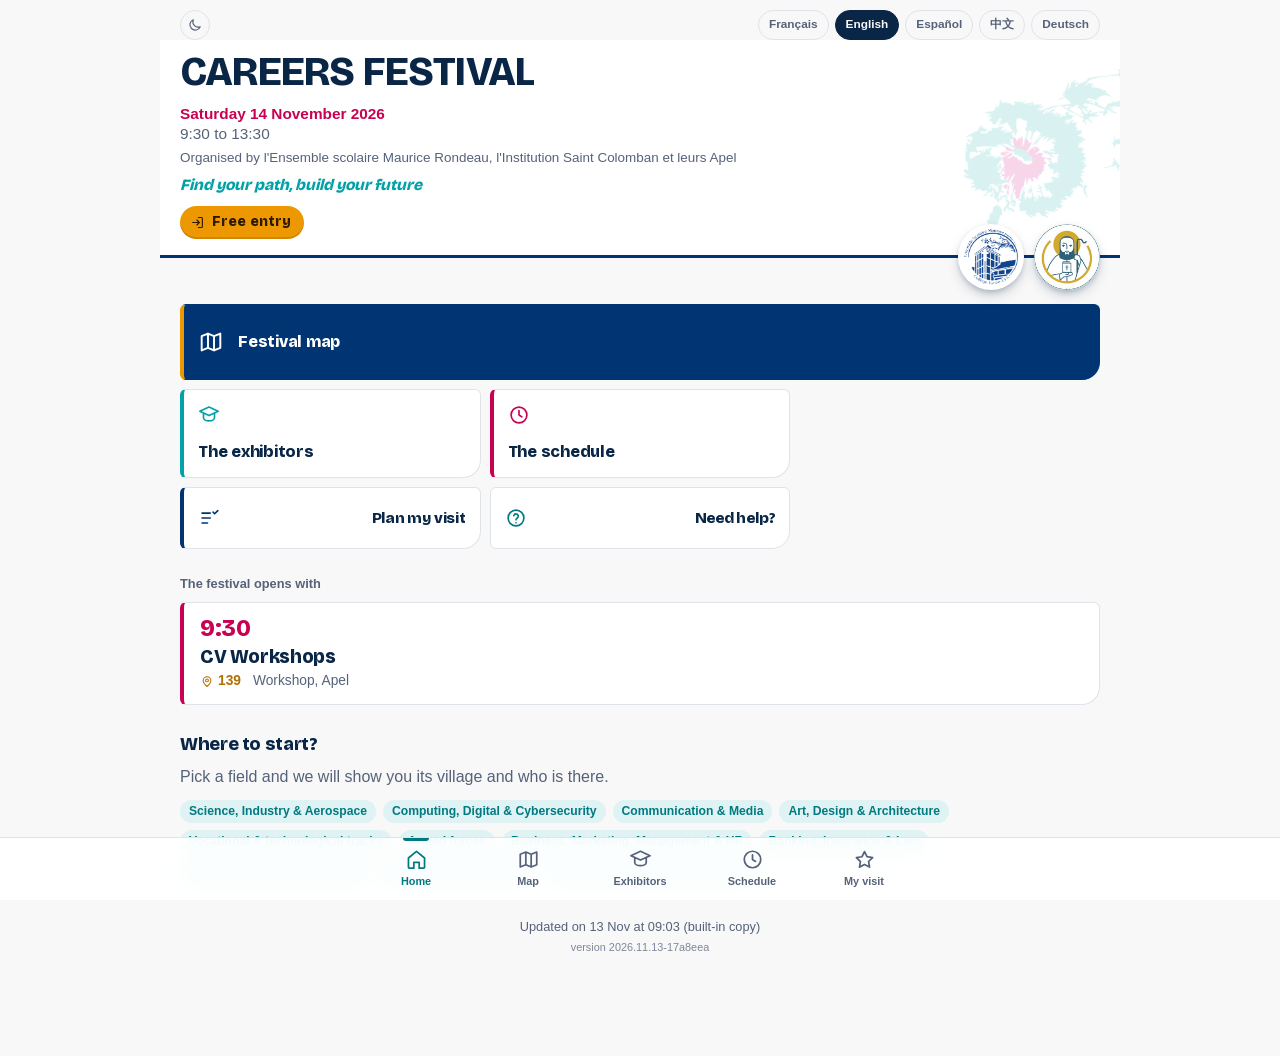
<file: index.html>
<!doctype html>
<html lang="fr">
<head>
  <meta charset="utf-8">
  <!-- Le rideau (ticket teaser 02) : jusqu'à l'ouverture de l'appli, renvoie au teaser tout le monde
       sauf les testeurs (?testeurs une fois), la machine de dev et les routes profondes. Chargé avant
       tout le reste. La date d'ouverture est dans ce fichier ; le rideau tombe seul. -->
  <script src="./js/rideau.js"></script>
  <!-- Sécurité 06 : seconde ligne de défense derrière l'échappement du rendu (innerHTML).
       Ni script ni style en ligne ; le réseau ne va qu'au site, aux deux Workers et au
       classeur public (secours gviz). GitHub Pages n'émet aucun en-tête : d'où la balise. -->
  <meta http-equiv="Content-Security-Policy" content="default-src 'self'; script-src 'self' https://static.cloudflareinsights.com; style-src 'self'; font-src 'self'; img-src 'self' data: blob:; media-src 'self' blob:; connect-src 'self' https://festival-jeu.festival-e23.workers.dev https://festival-jeu-dev.festival-e23.workers.dev https://docs.google.com https://cloudflareinsights.com; manifest-src 'self'; worker-src 'self'; object-src 'none'; base-uri 'none'; form-action 'none'">
  <meta name="referrer" content="no-referrer">
  <meta name="viewport" content="width=device-width, initial-scale=1, viewport-fit=cover">
  <title>Festival de l'Orientation</title>
  <meta name="description" content="Programme, plan, exposants et visite personnelle du Festival de l'Orientation, Ensemble Scolaire Maurice Rondeau, Bussy-Saint-Georges.">
  <meta name="theme-color" content="#F8F8F8">
  <meta name="apple-mobile-web-app-capable" content="yes">
  <meta name="apple-mobile-web-app-status-bar-style" content="default">
  <meta name="apple-mobile-web-app-title" content="Festival">
  <link rel="manifest" href="./manifest.webmanifest">
  <link rel="icon" href="./icones/icone.svg" type="image/svg+xml">
  <link rel="apple-touch-icon" href="./icones/icone-180.png">
  <link rel="preload" href="./polices/bricolage-800.woff2" as="font" type="font/woff2" crossorigin>
  <link rel="stylesheet" href="./polices/polices.css">
  <link rel="stylesheet" href="./styles.css">
</head>
<body>
  <a class="visuellement-cache" href="#ecran">Aller au contenu</a>
  <div id="bandeau" class="bandeau" role="status" aria-live="polite" hidden></div>
  <div id="annonces" class="annonces" hidden></div>
  <div class="appli">
    <main id="ecran" tabindex="-1" aria-live="off"><p class="maj">Chargement…</p></main>
    <div id="pied"></div>
  </div>
  <nav id="nav" class="nav" aria-label="Navigation principale"></nav>
  <div id="messages" class="messages" aria-live="polite"></div>
  <div id="annonce" class="visuellement-cache" aria-live="assertive"></div>
  <noscript><p class="appli">Cette application a besoin de JavaScript.</p></noscript>
  <script src="./js/erreurs.js"></script>
  <script type="module" src="./js/app.js"></script>
</body>
</html>
</file>
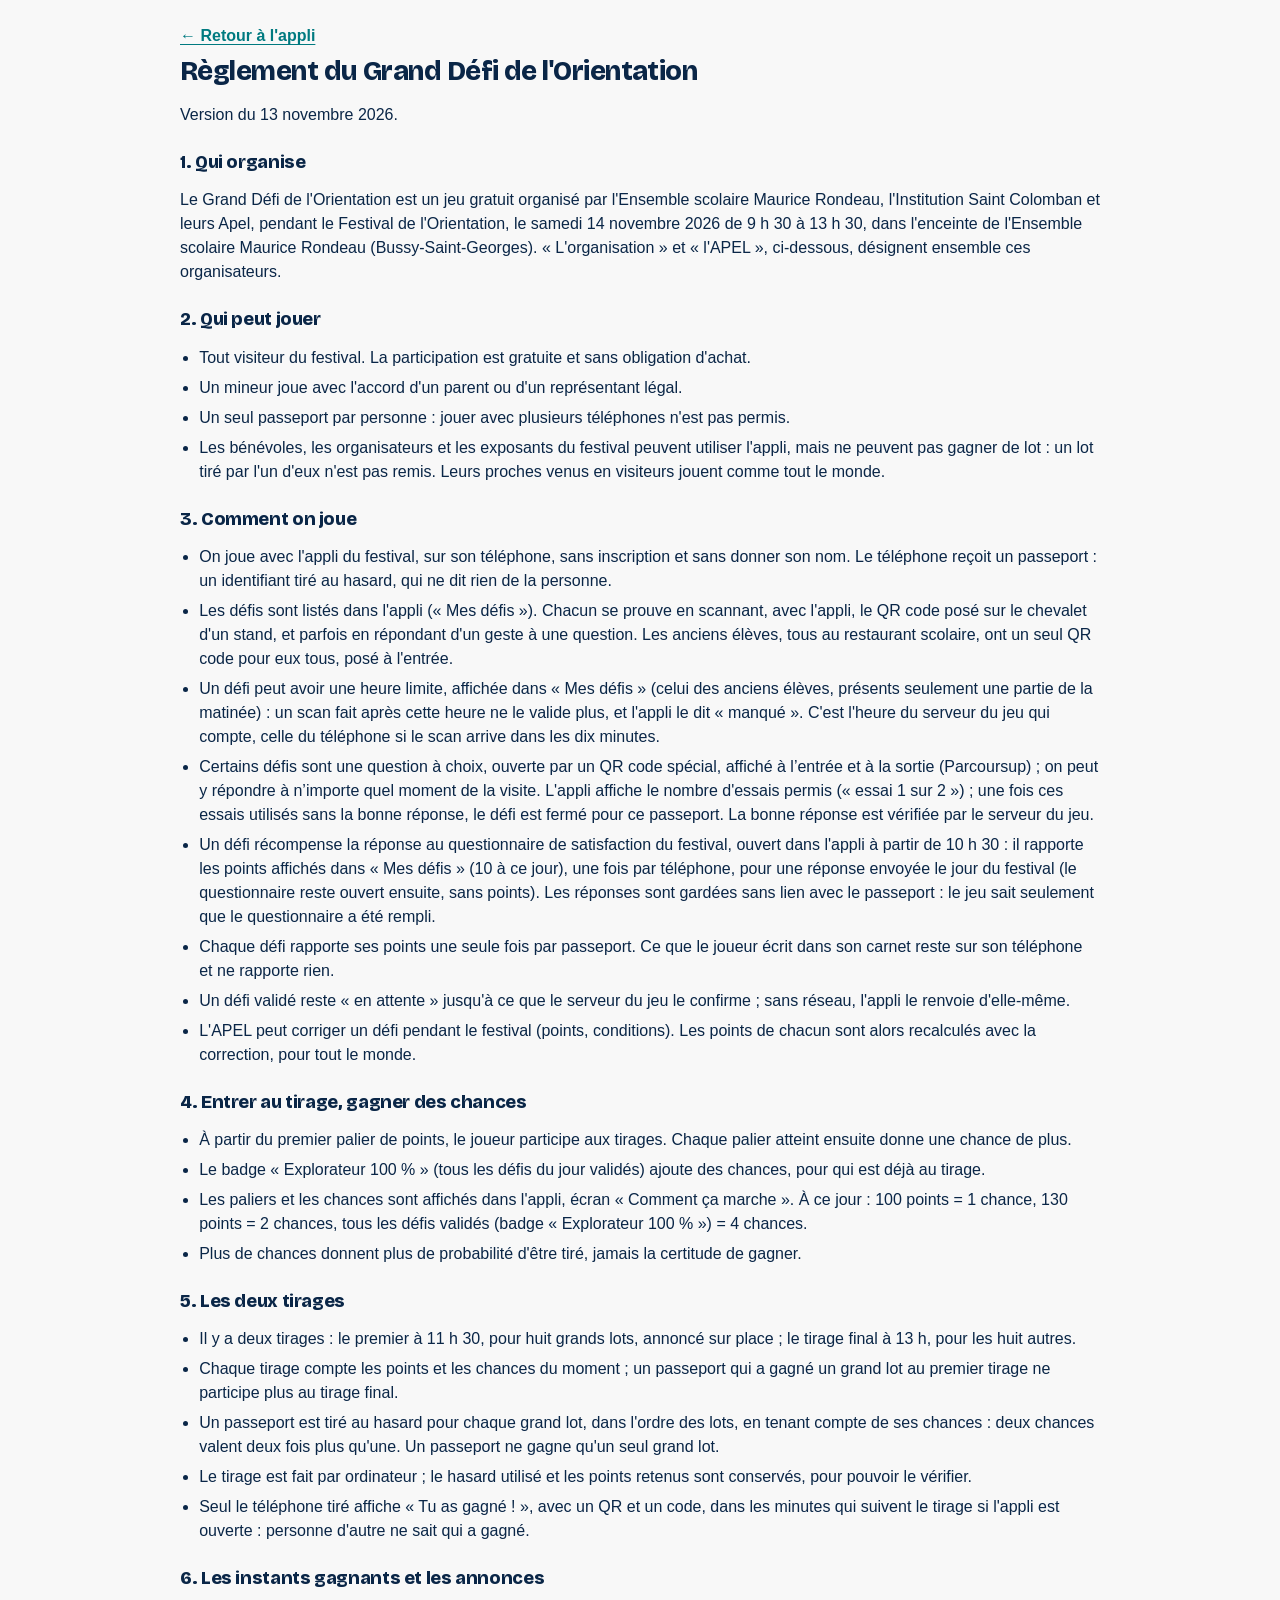
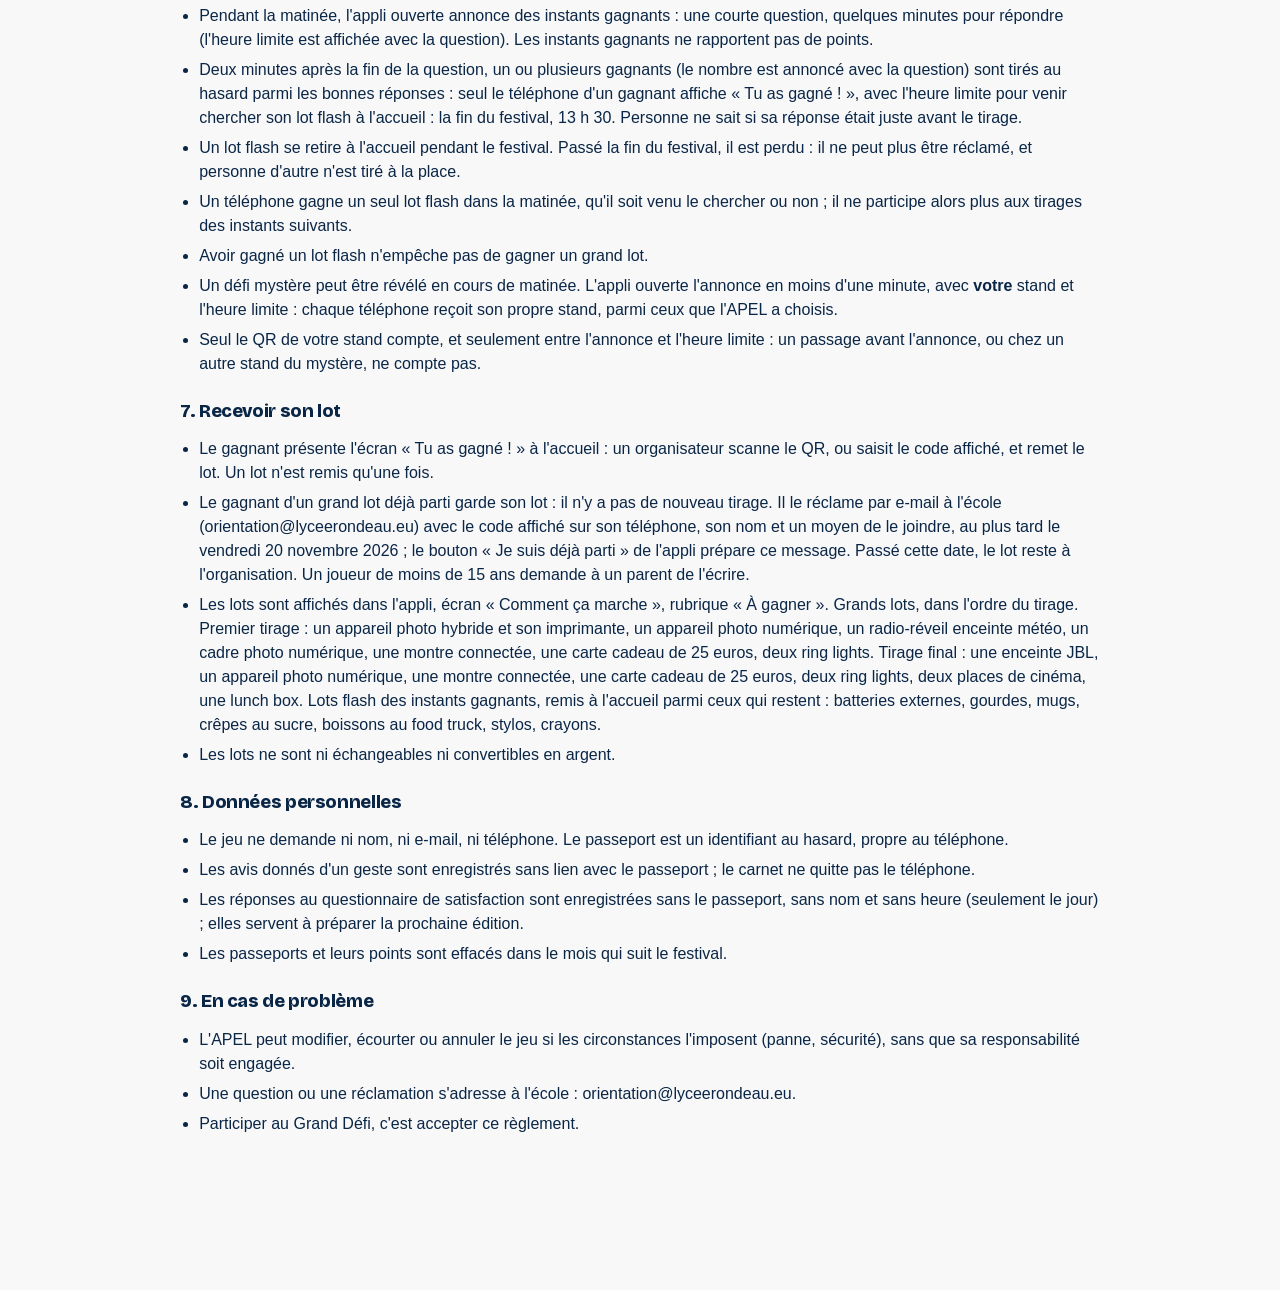
<file: reglement-jeu.html>
<!doctype html>
<html lang="fr">
<head>
  <meta charset="utf-8">
  <!-- Le règlement du Grand Défi, lien `Infos.reglement_jeu_url` de l'écran « Comment ça marche ».
       BROUILLON tenu à jour ticket après ticket (grand-defi), à faire valider par l'APEL :
       aucune date ici, c'est l'APEL qui les fixe. Même CSP que l'appli, sans script. -->
  <meta http-equiv="Content-Security-Policy" content="default-src 'self'; script-src 'none'; style-src 'self'; font-src 'self'; img-src 'self'; object-src 'none'; base-uri 'none'; form-action 'none'">
  <meta name="referrer" content="no-referrer">
  <meta name="viewport" content="width=device-width, initial-scale=1, viewport-fit=cover">
  <title>Règlement du Grand Défi · Festival de l'Orientation</title>
  <link rel="icon" href="./icones/icone.svg" type="image/svg+xml">
  <link rel="stylesheet" href="./polices/polices.css">
  <link rel="stylesheet" href="./styles.css">
</head>
<body class="page-reglement">
  <main class="appli reglement">
    <p class="retour-appli"><a href="./#/regle">← Retour à l'appli</a></p>
    <h1>Règlement du Grand Défi de l'Orientation</h1>
    <p>Version du 13 novembre 2026.</p>

    <h2>1. Qui organise</h2>
    <p>Le Grand Défi de l'Orientation est un jeu gratuit organisé par l'Ensemble scolaire Maurice Rondeau, l'Institution Saint Colomban et leurs Apel, pendant le Festival de l'Orientation, le samedi 14 novembre 2026 de 9 h 30 à 13 h 30, dans l'enceinte de l'Ensemble scolaire Maurice Rondeau (Bussy-Saint-Georges). « L'organisation » et « l'APEL », ci-dessous, désignent ensemble ces organisateurs.</p>

    <h2>2. Qui peut jouer</h2>
    <ul>
      <li>Tout visiteur du festival. La participation est gratuite et sans obligation d'achat.</li>
      <li>Un mineur joue avec l'accord d'un parent ou d'un représentant légal.</li>
      <li>Un seul passeport par personne : jouer avec plusieurs téléphones n'est pas permis.</li>
      <li>Les bénévoles, les organisateurs et les exposants du festival peuvent utiliser l'appli, mais ne peuvent pas gagner de lot : un lot tiré par l'un d'eux n'est pas remis. Leurs proches venus en visiteurs jouent comme tout le monde.</li>
    </ul>

    <h2>3. Comment on joue</h2>
    <ul>
      <li>On joue avec l'appli du festival, sur son téléphone, sans inscription et sans donner son nom. Le téléphone reçoit un passeport : un identifiant tiré au hasard, qui ne dit rien de la personne.</li>
      <li>Les défis sont listés dans l'appli (« Mes défis »). Chacun se prouve en scannant, avec l'appli, le QR code posé sur le chevalet d'un stand, et parfois en répondant d'un geste à une question. Les anciens élèves, tous au restaurant scolaire, ont un seul QR code pour eux tous, posé à l'entrée.</li>
      <li>Un défi peut avoir une heure limite, affichée dans « Mes défis » (celui des anciens élèves, présents seulement une partie de la matinée) : un scan fait après cette heure ne le valide plus, et l'appli le dit « manqué ». C'est l'heure du serveur du jeu qui compte, celle du téléphone si le scan arrive dans les dix minutes.</li>
      <li>Certains défis sont une question à choix, ouverte par un QR code spécial, affiché à l’entrée et à la sortie (Parcoursup) ; on peut y répondre à n’importe quel moment de la visite. L'appli affiche le nombre d'essais permis (« essai 1 sur 2 ») ; une fois ces essais utilisés sans la bonne réponse, le défi est fermé pour ce passeport. La bonne réponse est vérifiée par le serveur du jeu.</li>
      <li>Un défi récompense la réponse au questionnaire de satisfaction du festival, ouvert dans l'appli à partir de 10 h 30 : il rapporte les points affichés dans « Mes défis » (10 à ce jour), une fois par téléphone, pour une réponse envoyée le jour du festival (le questionnaire reste ouvert ensuite, sans points). Les réponses sont gardées sans lien avec le passeport : le jeu sait seulement que le questionnaire a été rempli.</li>
      <li>Chaque défi rapporte ses points une seule fois par passeport. Ce que le joueur écrit dans son carnet reste sur son téléphone et ne rapporte rien.</li>
      <li>Un défi validé reste « en attente » jusqu'à ce que le serveur du jeu le confirme ; sans réseau, l'appli le renvoie d'elle-même.</li>
      <li>L'APEL peut corriger un défi pendant le festival (points, conditions). Les points de chacun sont alors recalculés avec la correction, pour tout le monde.</li>
    </ul>

    <h2>4. Entrer au tirage, gagner des chances</h2>
    <ul>
      <li>À partir du premier palier de points, le joueur participe aux tirages. Chaque palier atteint ensuite donne une chance de plus.</li>
      <li>Le badge « Explorateur 100 % » (tous les défis du jour validés) ajoute des chances, pour qui est déjà au tirage.</li>
      <li>Les paliers et les chances sont affichés dans l'appli, écran « Comment ça marche ». À ce jour : 100 points = 1 chance, 130 points = 2 chances, tous les défis validés (badge « Explorateur 100 % ») = 4 chances.</li>
      <li>Plus de chances donnent plus de probabilité d'être tiré, jamais la certitude de gagner.</li>
    </ul>

    <h2>5. Les deux tirages</h2>
    <ul>
      <li>Il y a deux tirages : le premier à 11 h 30, pour huit grands lots, annoncé sur place ; le tirage final à 13 h, pour les huit autres.</li>
      <li>Chaque tirage compte les points et les chances du moment ; un passeport qui a gagné un grand lot au premier tirage ne participe plus au tirage final.</li>
      <li>Un passeport est tiré au hasard pour chaque grand lot, dans l'ordre des lots, en tenant compte de ses chances : deux chances valent deux fois plus qu'une. Un passeport ne gagne qu'un seul grand lot.</li>
      <li>Le tirage est fait par ordinateur ; le hasard utilisé et les points retenus sont conservés, pour pouvoir le vérifier.</li>
      <li>Seul le téléphone tiré affiche « Tu as gagné ! », avec un QR et un code, dans les minutes qui suivent le tirage si l'appli est ouverte : personne d'autre ne sait qui a gagné.</li>
    </ul>

    <h2>6. Les instants gagnants et les annonces</h2>
    <ul>
      <li>Pendant la matinée, l'appli ouverte annonce des instants gagnants : une courte question, quelques minutes pour répondre (l'heure limite est affichée avec la question). Les instants gagnants ne rapportent pas de points.</li>
      <li>Deux minutes après la fin de la question, un ou plusieurs gagnants (le nombre est annoncé avec la question) sont tirés au hasard parmi les bonnes réponses : seul le téléphone d'un gagnant affiche « Tu as gagné ! », avec l'heure limite pour venir chercher son lot flash à l'accueil : la fin du festival, 13 h 30. Personne ne sait si sa réponse était juste avant le tirage.</li>
      <li>Un lot flash se retire à l'accueil pendant le festival. Passé la fin du festival, il est perdu : il ne peut plus être réclamé, et personne d'autre n'est tiré à la place.</li>
      <li>Un téléphone gagne un seul lot flash dans la matinée, qu'il soit venu le chercher ou non ; il ne participe alors plus aux tirages des instants suivants.</li>
      <li>Avoir gagné un lot flash n'empêche pas de gagner un grand lot.</li>
      <li>Un défi mystère peut être révélé en cours de matinée. L'appli ouverte l'annonce en moins d'une minute, avec <strong>votre</strong> stand et l'heure limite : chaque téléphone reçoit son propre stand, parmi ceux que l'APEL a choisis.</li>
      <li>Seul le QR de votre stand compte, et seulement entre l'annonce et l'heure limite : un passage avant l'annonce, ou chez un autre stand du mystère, ne compte pas.</li>
    </ul>

    <h2>7. Recevoir son lot</h2>
    <ul>
      <li>Le gagnant présente l'écran « Tu as gagné ! » à l'accueil : un organisateur scanne le QR, ou saisit le code affiché, et remet le lot. Un lot n'est remis qu'une fois.</li>
      <li>Le gagnant d'un grand lot déjà parti garde son lot : il n'y a pas de nouveau tirage. Il le réclame par e-mail à l'école (orientation@lyceerondeau.eu) avec le code affiché sur son téléphone, son nom et un moyen de le joindre, au plus tard le vendredi 20 novembre 2026 ; le bouton « Je suis déjà parti » de l'appli prépare ce message. Passé cette date, le lot reste à l'organisation. Un joueur de moins de 15 ans demande à un parent de l'écrire.</li>
      <li>Les lots sont affichés dans l'appli, écran « Comment ça marche », rubrique « À gagner ». Grands lots, dans l'ordre du tirage. Premier tirage : un appareil photo hybride et son imprimante, un appareil photo numérique, un radio-réveil enceinte météo, un cadre photo numérique, une montre connectée, une carte cadeau de 25 euros, deux ring lights. Tirage final : une enceinte JBL, un appareil photo numérique, une montre connectée, une carte cadeau de 25 euros, deux ring lights, deux places de cinéma, une lunch box. Lots flash des instants gagnants, remis à l'accueil parmi ceux qui restent : batteries externes, gourdes, mugs, crêpes au sucre, boissons au food truck, stylos, crayons.</li>
      <li>Les lots ne sont ni échangeables ni convertibles en argent.</li>
    </ul>

    <h2>8. Données personnelles</h2>
    <ul>
      <li>Le jeu ne demande ni nom, ni e-mail, ni téléphone. Le passeport est un identifiant au hasard, propre au téléphone.</li>
      <li>Les avis donnés d'un geste sont enregistrés sans lien avec le passeport ; le carnet ne quitte pas le téléphone.</li>
      <li>Les réponses au questionnaire de satisfaction sont enregistrées sans le passeport, sans nom et sans heure (seulement le jour) ; elles servent à préparer la prochaine édition.</li>
      <li>Les passeports et leurs points sont effacés dans le mois qui suit le festival.</li>
    </ul>

    <h2>9. En cas de problème</h2>
    <ul>
      <li>L'APEL peut modifier, écourter ou annuler le jeu si les circonstances l'imposent (panne, sécurité), sans que sa responsabilité soit engagée.</li>
      <li>Une question ou une réclamation s'adresse à l'école : orientation@lyceerondeau.eu.</li>
      <li>Participer au Grand Défi, c'est accepter ce règlement.</li>
    </ul>
  </main>
</body>
</html>
</file>
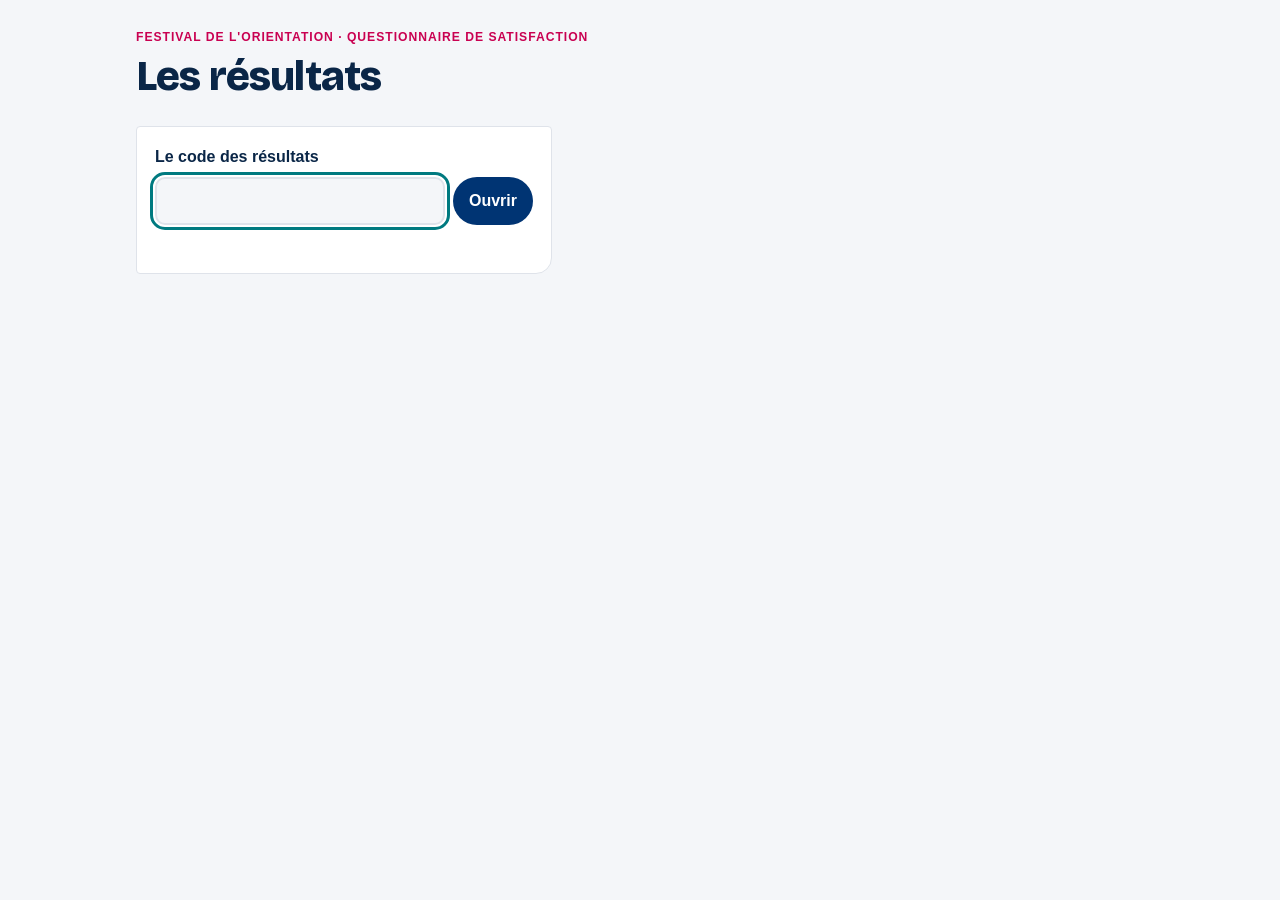
<file: resultats.html>
<!doctype html>
<html lang="fr">
<head>
  <meta charset="utf-8">
  <!-- Les résultats du questionnaire de satisfaction, pour l'APEL (ADR-0026, .scratch/questionnaire).
       Ouverte par le lien …/resultats.html#c=<code> ; le code est le secret CODE_RESULTATS du Worker
       (bin/jeu.sh resultats). Ni le rideau ni le service worker : toujours le réseau. -->
  <meta http-equiv="Content-Security-Policy" content="default-src 'self'; script-src 'self'; style-src 'self'; font-src 'self'; img-src 'self' data: blob:; connect-src 'self' https://festival-jeu.festival-e23.workers.dev https://festival-jeu-dev.festival-e23.workers.dev; object-src 'none'; base-uri 'none'; form-action 'none'">
  <meta name="referrer" content="no-referrer">
  <meta name="robots" content="noindex, nofollow">
  <meta name="viewport" content="width=device-width, initial-scale=1, viewport-fit=cover">
  <title>Résultats du questionnaire · Festival de l'Orientation</title>
  <link rel="icon" href="./icones/icone.svg" type="image/svg+xml">
  <link rel="stylesheet" href="./polices/polices.css">
  <link rel="stylesheet" href="./resultats.css">
</head>
<body>
  <main id="page">
    <header class="tete">
      <p class="etiquette">Festival de l'Orientation · questionnaire de satisfaction</p>
      <h1>Les résultats</h1>
      <p id="maj" class="maj">Chargement…</p>
    </header>
    <form id="acces" class="acces" hidden>
      <label for="code">Le code des résultats</label>
      <div class="ligne"><input id="code" type="password" autocomplete="off" spellcheck="false"><button type="submit">Ouvrir</button></div>
      <p id="acces-erreur" class="erreur" role="alert"></p>
    </form>
    <div id="resultats" hidden></div>
  </main>
  <noscript>Cette page a besoin de JavaScript.</noscript>
  <script type="module" src="./js/resultats.js"></script>
</body>
</html>
</file>
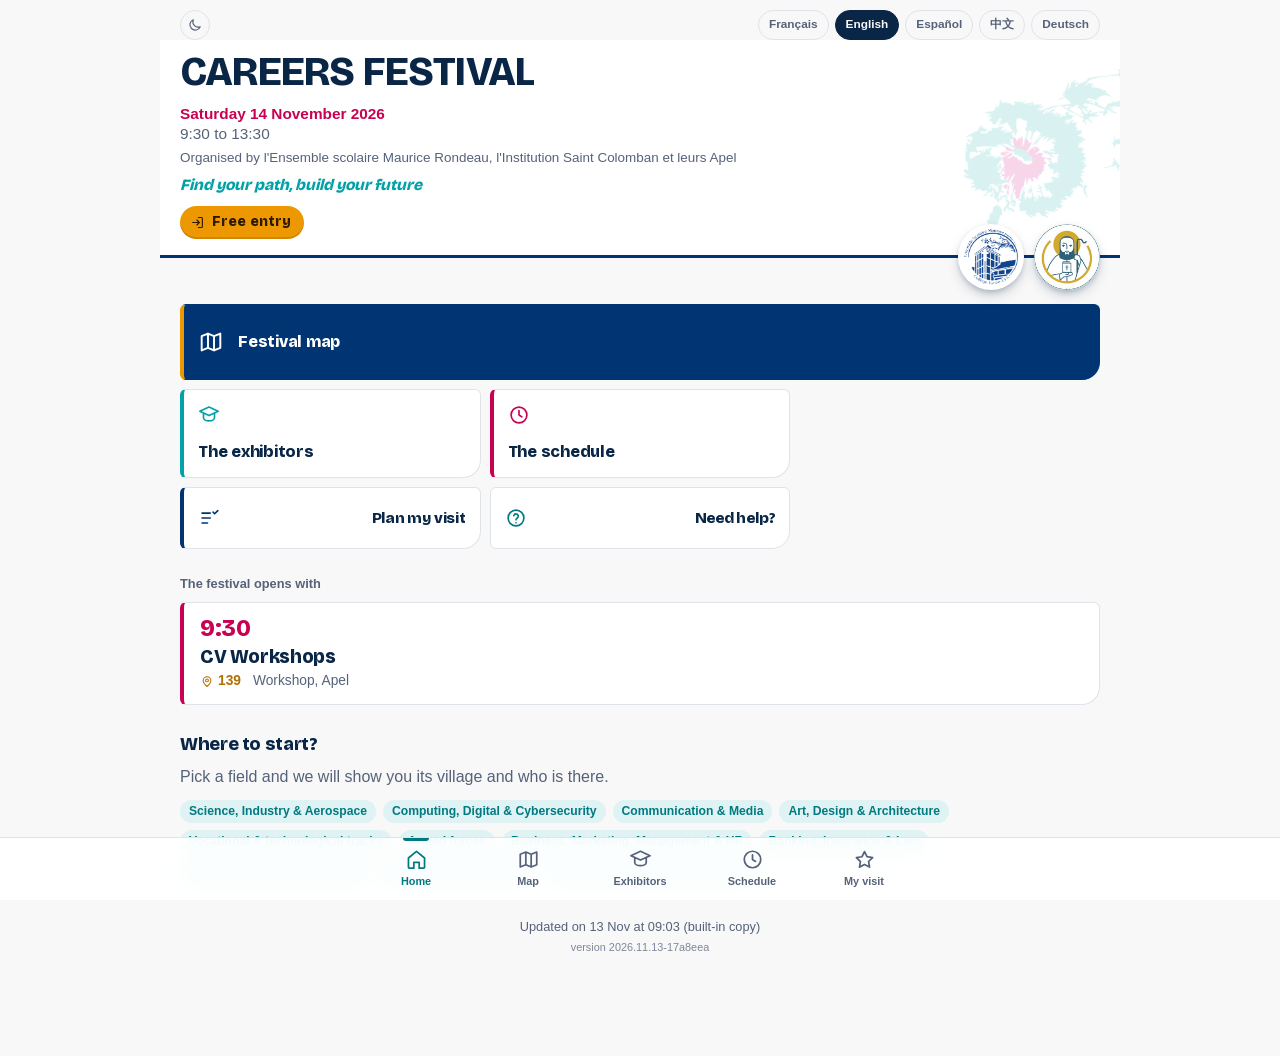
<file: teaser.html>
<!doctype html>
<html lang="fr">
<head>
<meta charset="utf-8">
<!-- Le rideau (ticket teaser 02) : porte la date d'ouverture (window.FESTIVAL_OUVERTURE) et, passé
     cette date, renvoie à l'appli. Chargé en premier, comme dans index.html. -->
<script src="./js/rideau.js"></script>
<meta name="viewport" content="width=device-width, initial-scale=1, viewport-fit=cover, user-scalable=no">
<meta name="description" content="Festival de l'Orientation – samedi 14 novembre 2026, Bussy Saint-Georges. L'appli arrive bientôt.">
<meta name="theme-color" content="#080f2e">
<title>Festival de l'Orientation</title>
<!--
  ╔══════════════════════════════════════════════════════════════════════════════════════╗
  ║  TEASER « Festival de l'Orientation » — page autonome (un fichier HTML + un mp3)      ║
  ║  Page de garde de l'appli jusqu'à l'ouverture (ticket teaser 02, js/rideau.js)        ║
  ╚══════════════════════════════════════════════════════════════════════════════════════╝

  PLAN DU FICHIER (chercher le titre de section dans le fichier)
    <style>  ---------- Réglage principal          couleurs de la charte (--pink, --sky, --orange…)
             ---------- Fond                       dégradé animé + anneau
             ---------- Overlays cinéma            bandes noires haut/bas, badge « Teaser officiel », public visé, grain, barre de progression
             ---------- Scène                      styles des textes (display, kicker, stamp…)
             ---------- Animations d'entrée        .pop .drop .slam .wipe .rise .glitch .type .flip
             ---------- Compte à rebours           bloc « L'appli ouvre dans »
             ---------- Indice son                 pastille « Touche l'écran pour le son »
             ---------- Crédit musique             « Music by … » + égaliseur, dans la bande noire du bas
             ---------- Bouton son                 haut-parleur stylisé à droite de la bande du bas (coupe / remet)
    <body>   <audio>                               LE FICHIER MUSIQUE (attribut src, à côté de la page)
             #hint / #credit / #mute               indice son, crédit (texte et lien de l'artiste ici), bouton son (icône SVG)
             #countdown                            libellés du compte à rebours
             #overlays                             textes du badge et du public visé
    <script> ================= RÉGLAGES            OPEN_AT (date d'ouverture) et SCENES (le texte de chaque scène, sa durée, ses couleurs)
             ================= Moteur de scènes    enchaînement, boucle
             ================= Compte à rebours    calcul et affichage
             ================= Confettis           particules
             ================= Musique             démarrage au premier geste, pause quand l'onglet est caché, crédit
             ================= Bouton son          coupe / remet (music.muted, la lecture continue)
             ================= Aucune interaction  blocage du scroll, zoom, clic droit

  MODIFICATIONS COURANTES
    • Date d'ouverture     → js/rideau.js (OUVERTURE), lue ici par OPEN_AT (script, RÉGLAGES)
    • Texte des scènes     → script, RÉGLAGES, tableau SCENES (html: `…`, d: durée en ms, a/b: couleurs de fond)
    • Fichier musique      → body, <audio src="…"> (app/teaser-musique.mp3, à côté de la page)
    • Crédit musique       → body, #credit (nom et lien de l'artiste) ; style dans « Crédit musique »
    • Égaliseur du crédit  → style « Crédit musique » : nombre de barres = nombre de <i> dans #credit .eq,
                             couleurs et rythmes dans les règles :nth-child
    • Bouton son           → body, #mute (icône SVG : .body haut-parleur, .w1/.w2 ondes, .x barre « coupé ») ;
                             style dans « Bouton son » ; libellés aria dans le script « Bouton son »
    • Public visé / badge  → body, #overlays (.badge, .who)
    • Compteur de visites  → dernière balise <script> avant </body> (Cloudflare Web Analytics, docs/analytics.md)

  LICENCE MUSIQUE
    Morceau de Dmitrii Spis, pris sur Pixabay (licence Pixabay Content License : usage libre, y compris
    commercial, attribution NON exigée, « toujours appréciée »). Le crédit est donc une courtoisie envers
    l'artiste, pas une obligation : on cite l'artiste, pas la plateforme.
    https://pixabay.com/service/license-summary/
-->
<link rel="stylesheet" href="https://fonts.googleapis.com/css2?family=Archivo+Black&family=Caveat:wght@700&family=Rubik:wght@400;600;800&display=swap">
<style>
  /* ---------- Réglage principal : date d'ouverture de l'appli / du site ---------- */
  /* (modifiable aussi dans le script en bas : OPEN_AT) */

  @property --angle { syntax: '<angle>'; inherits: false; initial-value: 0deg; }
  @property --glow  { syntax: '<percentage>'; inherits: false; initial-value: 0%; }

  :root {
    --navy: #12204d;
    --navy-deep: #080f2e;
    --pink: #e0305f;
    --sky: #2bb3e6;
    --orange: #f59a2b;
    --cream: #fff7ee;
    --accent: var(--pink);
    --accent-2: var(--sky);
    --ease-spring: linear(0, 0.006, 0.025 2.8%, 0.101 6.1%, 0.539 18.9%, 0.721 25.3%, 0.849 31.5%, 0.937 38.1%, 0.968 41.8%, 0.991 45.7%, 1.006 50.1%, 1.015 55%, 1.017 63.9%, 1.001);
    --ease-out: cubic-bezier(.16,1,.3,1);
    color-scheme: dark;
  }
  html, body { height: 100%; }
  body {
    margin: 0;
    background: var(--navy-deep);
    color: var(--cream);
    font-family: 'Rubik', system-ui, -apple-system, 'Segoe UI', sans-serif;
    overflow: hidden;
    user-select: none;
    -webkit-user-select: none;
    cursor: default;
    overscroll-behavior: none;
    touch-action: none;
  }
  /* Rien n'est cliquable : c'est une bande-annonce */
  #stage, #bg, #overlays, #countdown { pointer-events: none; }

  /* ---------- Fond ---------- */
  #bg { position: fixed; inset: 0; overflow: hidden; }
  #bg::before {
    content: ''; position: absolute; inset: -30%;
    background:
      radial-gradient(40% 40% at 20% 30%, color-mix(in oklab, var(--accent) 55%, transparent), transparent 70%),
      radial-gradient(45% 45% at 80% 70%, color-mix(in oklab, var(--accent-2) 55%, transparent), transparent 70%),
      radial-gradient(60% 60% at 50% 100%, color-mix(in oklab, var(--orange) 25%, transparent), transparent 70%),
      var(--navy);
    filter: blur(40px) saturate(1.2);
    animation: drift 18s ease-in-out infinite alternate;
    transition: background 1.2s ease;
  }
  @keyframes drift {
    from { transform: translate(-4%, -3%) rotate(-3deg) scale(1.05); }
    to   { transform: translate(4%, 3%) rotate(3deg) scale(1.15); }
  }
  #bg canvas { position: absolute; inset: 0; width: 100%; height: 100%; }
  #bg .ring {
    position: absolute; left: 50%; top: 50%; width: 140vmax; height: 140vmax;
    translate: -50% -50%;
    background: conic-gradient(from var(--angle), transparent 0 70%, color-mix(in oklab, var(--cream) 18%, transparent) 78%, transparent 86%);
    animation: spin 14s linear infinite;
    mix-blend-mode: screen; opacity: .6;
  }
  @keyframes spin { to { --angle: 360deg; } }

  /* ---------- Overlays cinéma ---------- */
  #overlays { position: fixed; inset: 0; }
  .bar { position: absolute; left: 0; right: 0; height: 7vh; background: #000; z-index: 5; }
  .bar.top { top: 0; } .bar.bottom { bottom: 0; }
  .grain {
    position: absolute; inset: 0; opacity: .12; mix-blend-mode: overlay;
    background-image: url("data:image/svg+xml,%3Csvg xmlns='http://www.w3.org/2000/svg' width='220' height='220'%3E%3Cfilter id='n'%3E%3CfeTurbulence type='fractalNoise' baseFrequency='.9' numOctaves='3' stitchTiles='stitch'/%3E%3C/filter%3E%3Crect width='100%25' height='100%25' filter='url(%23n)'/%3E%3C/svg%3E");
    animation: grain .6s steps(4) infinite;
  }
  @keyframes grain {
    0% { transform: translate(0,0); } 25% { transform: translate(-3%,2%); }
    50% { transform: translate(2%,-3%); } 75% { transform: translate(-1%,-1%); } 100% { transform: translate(0,0); }
  }
  .vignette { position: absolute; inset: 0; background: radial-gradient(ellipse at center, transparent 55%, rgba(0,0,0,.65)); }
  .flash { position: absolute; inset: 0; background: var(--cream); opacity: 0; z-index: 6; }
  .flash.go { animation: flash .35s ease-out; }
  @keyframes flash { 0% { opacity: .9; } 100% { opacity: 0; } }
  .scan { position: absolute; inset: 0; background: repeating-linear-gradient(0deg, transparent 0 3px, rgba(0,0,0,.08) 3px 4px); }

  .badge {
    position: absolute; top: calc(7vh + 14px); left: 18px; z-index: 6;
    font: 800 .72rem/1 'Rubik', sans-serif; letter-spacing: .18em; text-transform: uppercase;
    display: flex; align-items: center; gap: 8px; color: var(--cream); opacity: .85;
  }
  .badge i { width: 9px; height: 9px; border-radius: 50%; background: var(--pink); box-shadow: 0 0 12px var(--pink); animation: blink 1s steps(2) infinite; }
  @keyframes blink { 50% { opacity: .15; } }
  .who {
    position: absolute; top: calc(7vh + 14px); right: 18px; z-index: 6;
    font: 600 .68rem/1 'Rubik', sans-serif; letter-spacing: .12em; text-transform: uppercase; opacity: .8; text-align: right;
  }

  .progress { position: absolute; left: 0; bottom: 0; height: 4px; width: 0; background: linear-gradient(90deg, var(--pink), var(--sky), var(--orange)); z-index: 7; }

  /* ---------- Scène ---------- */
  #stage {
    position: fixed; inset: 7vh 0 22vh 0;
    display: grid; place-items: center; text-align: center;
    padding-inline: 20px;
    perspective: 1200px;
    animation: kenburns 9s ease-in-out infinite alternate;
  }
  @keyframes kenburns { from { transform: scale(1) translateY(0); } to { transform: scale(1.04) translateY(-1%); } }
  .scene { display: grid; gap: 14px; place-items: center; max-width: 900px; width: 100%; }

  .display {
    font-family: 'Archivo Black', 'Arial Black', Impact, sans-serif;
    text-transform: uppercase; line-height: .92; letter-spacing: -.01em;
    font-size: clamp(2.4rem, 11vw, 7rem); text-wrap: balance; margin: 0;
  }
  .display.title { font-size: clamp(2rem, 8.8vw, 6.5rem); }
  .display.sm { font-size: clamp(1.8rem, 7.4vw, 5rem); }
  .display .word { display: inline-block; white-space: nowrap; margin: 0 .12em; }
  .display .ch { display: inline-block; }
  .kicker { font: 800 clamp(.8rem, 2.6vw, 1.1rem)/1 'Rubik', sans-serif; letter-spacing: .28em; text-transform: uppercase; color: color-mix(in oklab, var(--cream) 85%, transparent); }
  .script { font: 700 clamp(2rem, 9vw, 5.2rem)/1.05 'Caveat', 'Segoe Script', cursive; }
  .sub { font: 600 clamp(1rem, 3.6vw, 1.6rem)/1.35 'Rubik', sans-serif; max-width: 30ch; text-wrap: balance; color: color-mix(in oklab, var(--cream) 90%, transparent); }
  .big { font-family: 'Archivo Black', sans-serif; font-size: clamp(6rem, 34vw, 17rem); line-height: .85; letter-spacing: -.04em; font-variant-numeric: tabular-nums; }

  .pink { color: var(--pink); } .sky { color: var(--sky); } .orange { color: var(--orange); }
  .grad {
    background: linear-gradient(90deg, var(--pink), var(--orange), var(--sky), var(--pink));
    background-size: 300% 100%; -webkit-background-clip: text; background-clip: text; color: transparent;
    animation: shimmer 3s linear infinite;
  }
  @keyframes shimmer { to { background-position: 300% 0; } }
  .outline { -webkit-text-stroke: 2px var(--cream); color: transparent; }

  .chip {
    display: inline-block; padding: .55em 1em; border-radius: 999px; font: 800 clamp(.95rem, 3.4vw, 1.5rem)/1 'Rubik', sans-serif;
    text-transform: uppercase; letter-spacing: .06em; color: var(--navy-deep); background: var(--cream);
    transform: rotate(var(--r, 0deg));
  }
  .chip.pink { background: var(--pink); color: var(--cream); }
  .chip.sky { background: var(--sky); color: var(--navy-deep); }
  .chip.orange { background: var(--orange); color: var(--navy-deep); }
  .chips { display: flex; flex-wrap: wrap; justify-content: center; gap: 10px; }

  .stamp {
    font-family: 'Archivo Black', sans-serif; font-size: clamp(2.6rem, 13vw, 8rem); line-height: .9; text-transform: uppercase;
    color: var(--pink); border: .12em solid var(--pink); padding: .12em .3em; border-radius: .18em; rotate: -8deg;
    box-shadow: inset 0 0 0 .05em var(--navy-deep), 0 0 0 .05em var(--navy-deep);
    mix-blend-mode: normal;
  }
  .list { display: grid; gap: 8px; font: 800 clamp(1.15rem, 5vw, 2.4rem)/1.1 'Rubik', sans-serif; text-transform: uppercase; }
  .list span { display: block; }

  /* ---------- Animations d'entrée ---------- */
  .pop  { animation: pop .9s var(--ease-spring) both; animation-delay: calc(var(--i, 0) * 90ms); }
  @keyframes pop { from { opacity: 0; transform: scale(.2) rotate(-8deg); filter: blur(12px); } to { opacity: 1; transform: none; filter: blur(0); } }

  .drop { animation: drop .8s var(--ease-spring) both; animation-delay: calc(var(--i, 0) * 45ms); transform-origin: 50% 100%; }
  @keyframes drop { from { opacity: 0; transform: translateY(-1.2em) rotateX(-90deg); } to { opacity: 1; transform: none; } }

  .slam { animation: slam .55s var(--ease-out) both; animation-delay: calc(var(--i, 0) * 350ms); }
  @keyframes slam { 0% { opacity: 0; transform: scale(3); filter: blur(10px); } 60% { opacity: 1; transform: scale(.96); filter: blur(0); } 100% { transform: scale(1); } }

  .wipe { animation: wipe 1.6s var(--ease-out) both; animation-delay: calc(var(--i, 0) * 200ms); }
  @keyframes wipe { from { clip-path: inset(0 100% 0 0); opacity: .4; } to { clip-path: inset(0 0 0 0); opacity: 1; } }

  .rise { animation: rise .8s var(--ease-out) both; animation-delay: calc(var(--i, 0) * 120ms); }
  @keyframes rise { from { opacity: 0; transform: translateY(40px); } to { opacity: 1; transform: none; } }

  .split-l { animation: splitL .9s var(--ease-spring) both; }
  .split-r { animation: splitR .9s var(--ease-spring) both; }
  @keyframes splitL { from { opacity: 0; transform: translateX(-60vw) skewX(-20deg); } to { opacity: 1; transform: none; } }
  @keyframes splitR { from { opacity: 0; transform: translateX(60vw) skewX(20deg); } to { opacity: 1; transform: none; } }

  .glitch { position: relative; animation: glitchIn .8s steps(6) both; }
  .glitch::before, .glitch::after { content: attr(data-t); position: absolute; inset: 0; opacity: .8; }
  .glitch::before { color: var(--sky); animation: glitchA 1.2s steps(8) infinite; clip-path: inset(0 0 55% 0); }
  .glitch::after { color: var(--pink); animation: glitchB 1.2s steps(8) infinite; clip-path: inset(50% 0 0 0); }
  @keyframes glitchIn { from { opacity: 0; transform: skewX(40deg); } to { opacity: 1; transform: none; } }
  @keyframes glitchA { 0%,100% { transform: translate(0,0); } 20% { transform: translate(-6px,2px); } 40% { transform: translate(4px,-1px); } 60% { transform: translate(-2px,3px); } 80% { transform: translate(5px,0); } }
  @keyframes glitchB { 0%,100% { transform: translate(0,0); } 20% { transform: translate(5px,-2px); } 40% { transform: translate(-4px,2px); } 60% { transform: translate(3px,-3px); } 80% { transform: translate(-5px,1px); } }

  .stampIn { animation: stampIn .5s var(--ease-out) both; animation-delay: .5s; }
  @keyframes stampIn { 0% { opacity: 0; transform: scale(4) rotate(10deg); } 70% { opacity: 1; transform: scale(.95) rotate(-8deg); } 100% { transform: scale(1) rotate(-8deg); } }

  .type { overflow: hidden; white-space: nowrap; border-right: .08em solid var(--sky); animation: typing 1.6s steps(30) both, caret .6s step-end infinite; display: inline-block; max-width: 100%; }
  @keyframes typing { from { width: 0; } to { width: 100%; } }
  @keyframes caret { 50% { border-color: transparent; } }

  .float { animation: floaty 3s ease-in-out infinite alternate; }
  @keyframes floaty { from { transform: translateY(0) rotate(var(--r, 0deg)); } to { transform: translateY(-10px) rotate(calc(var(--r, 0deg) * -1)); } }

  .shake { animation: shake .5s ease-in-out both; animation-delay: .7s; }
  @keyframes shake { 0%,100% { transform: none; } 20% { transform: translate(-8px, 4px) rotate(-2deg); } 40% { transform: translate(7px, -3px) rotate(2deg); } 60% { transform: translate(-5px, 2px); } 80% { transform: translate(4px, -2px); } }

  .flip { animation: flipIn .7s var(--ease-spring) both; animation-delay: calc(var(--i, 0) * 500ms); transform-origin: 50% 0; }
  @keyframes flipIn { from { opacity: 0; transform: rotateX(90deg) translateY(-20px); } to { opacity: 1; transform: none; } }

  .leaving { animation: leave .45s ease-in both !important; }
  @keyframes leave { to { opacity: 0; transform: scale(1.15); filter: blur(10px); } }

  /* ---------- Compte à rebours ---------- */
  #countdown {
    position: fixed; left: 0; right: 0; bottom: 7vh; height: 15vh; z-index: 6;
    display: grid; place-items: center; gap: 4px;
    background: linear-gradient(180deg, transparent, rgba(8,15,46,.85));
    padding-bottom: env(safe-area-inset-bottom, 0px);
  }
  #countdown .label { font: 800 clamp(.7rem, 2.6vw, .95rem)/1 'Rubik', sans-serif; letter-spacing: .3em; text-transform: uppercase; color: var(--sky); }
  .digits { display: flex; gap: clamp(8px, 2.5vw, 20px); align-items: flex-start; }   /* tout part du haut : cases et « : » sur la même ligne */
  .unit { display: grid; place-items: center; gap: 4px; }
  .unit b {
    font: 400 clamp(1.7rem, 8vw, 3.4rem)/1 'Archivo Black', sans-serif; font-variant-numeric: tabular-nums;
    background: rgba(255,247,238,.08); border: 1px solid rgba(255,247,238,.18); border-radius: .16em;
    padding: .12em .18em; min-width: 1.8ch; text-align: center; backdrop-filter: blur(6px);
    box-shadow: 0 0 calc(var(--glow) * .3px) var(--pink);
  }
  .unit b.tick { animation: tick .35s var(--ease-out); }
  @keyframes tick { from { transform: translateY(-.25em); opacity: .3; color: var(--orange); } }
  .unit small { font: 700 clamp(.55rem, 2vw, .7rem)/1 'Rubik', sans-serif; letter-spacing: .2em; text-transform: uppercase; opacity: .75; }
  /* Séparateur « : » : une boîte exactement de la hauteur d'une case (1em de chiffre + 2 × .12em de
     padding + 2 × 1px de bordure, même police et même taille que .unit b), le glyphe centré dedans.
     Si on change la taille ou le padding des cases, reporter ici. */
  .digits .sep {
    font: 400 clamp(1.7rem, 8vw, 3.4rem)/1 'Archivo Black', sans-serif; color: var(--pink);
    height: calc(1em + .24em + 2px); display: grid; place-items: center;
    animation: blink 1s steps(2) infinite;
  }
  #countdown.open .digits { display: none; }
  #countdown.open .label { display: none; }
  #countdown .opened { display: none; font: 400 clamp(1.6rem, 8vw, 3rem)/1 'Archivo Black', sans-serif; text-transform: uppercase; }
  #countdown.open .opened { display: block; animation: pop 1s var(--ease-spring) both; }

  /* ---------- Indice son (pas cliquable : disparaît dès que la musique part) ---------- */
  .hint {
    position: fixed; left: 50%; bottom: calc(7vh + 15vh + 6px + env(safe-area-inset-bottom, 0px)); translate: -50% 0; z-index: 8;
    pointer-events: none; white-space: nowrap;
    font: 800 .66rem/1 'Rubik', sans-serif; letter-spacing: .22em; text-transform: uppercase;
    color: var(--cream); background: rgba(8,15,46,.55); border: 1px solid rgba(255,247,238,.25); backdrop-filter: blur(6px);
    padding: 9px 14px; border-radius: 999px; animation: hintPulse 1.8s ease-in-out infinite; transition: opacity .6s ease, transform .6s ease;
  }
  .hint.gone { opacity: 0; transform: translateY(12px); }
  @keyframes hintPulse { 0% { box-shadow: 0 0 0 0 color-mix(in oklab, var(--sky) 55%, transparent); } 50% { box-shadow: 0 0 0 10px transparent; } }

  /* ---------- Crédit musique : un « à l'écoute » dans la bande noire du bas, façon générique ----------
     Invisible tant que rien ne joue (opacité 0). Quand la musique part, le script ajoute la classe
     .on : le crédit apparaît en fondu lent et l'égaliseur bat. La classe .paused (musique en pause)
     fige l'égaliseur. Très discret au repos (opacité .28), lisible au survol / focus (.9).
     Réglages rapides :
       - taille / espacement du texte     → la ligne `font:` et `letter-spacing` de .credit
       - discrétion                       → .credit.on { opacity: … }
       - hauteur des barres               → .credit .eq { height } et @keyframes eq (scaleY maxi)
       - largeur / écart des barres       → .credit .eq i { width } et .credit .eq { gap }
       - couleurs des barres              → les trois règles :nth-child(-n+3) / (n+4) / (n+7)
       - rythme                           → les :nth-child(k) plus bas (durée + décalage négatif = départ désynchronisé)
       - nombre de barres                 → ajouter / retirer des <i> dans #credit .eq (9 par défaut ; au-delà,
                                            compléter les règles de rythme, sinon les barres en plus battent à l'unisson) */
  .credit {
    position: fixed; left: 18px; bottom: 0; height: 7vh; z-index: 9;
    display: flex; align-items: center; gap: 9px; padding-bottom: env(safe-area-inset-bottom, 0px);
    font: 600 .56rem/1 'Rubik', sans-serif; letter-spacing: .14em; text-transform: uppercase; white-space: nowrap;
    color: var(--cream); opacity: 0; transition: opacity 1.6s ease .6s; pointer-events: none;
  }
  .credit.on { opacity: .28; pointer-events: auto; }
  .credit.on:hover, .credit.on:focus-within { opacity: .9; transition-delay: 0s; transition-duration: .3s; }
  .credit .by { opacity: .7; }                                  /* « Music by » un cran plus effacé que le nom */
  .credit a { color: inherit; text-decoration: none; border-bottom: 1px solid transparent; }
  .credit a:hover, .credit a:focus-visible { border-bottom-color: var(--sky); outline: none; }
  /* L'égaliseur : 9 barres, dégradé rose → bleu → orange (la charte), chacune à son rythme */
  .credit .eq { display: inline-flex; align-items: flex-end; gap: 2px; height: 11px; }
  .credit .eq i { width: 2px; height: 3px; border-radius: 1px; transform-origin: bottom; background: var(--sky); }
  .credit .eq i:nth-child(-n+3) { background: var(--pink); }
  .credit .eq i:nth-child(n+4)  { background: var(--sky); }
  .credit .eq i:nth-child(n+7)  { background: var(--orange); }
  .credit.on .eq i { animation: eq .9s ease-in-out infinite alternate; }
  .credit.on .eq i:nth-child(2) { animation-duration: .7s;  animation-delay: -.3s; }
  .credit.on .eq i:nth-child(3) { animation-duration: 1.1s; animation-delay: -.6s; }
  .credit.on .eq i:nth-child(4) { animation-duration: .8s;  animation-delay: -.1s; }
  .credit.on .eq i:nth-child(5) { animation-duration: 1.2s; animation-delay: -.8s; }
  .credit.on .eq i:nth-child(6) { animation-duration: .75s; animation-delay: -.45s; }
  .credit.on .eq i:nth-child(7) { animation-duration: 1s;   animation-delay: -.2s; }
  .credit.on .eq i:nth-child(8) { animation-duration: .85s; animation-delay: -.7s; }
  .credit.on .eq i:nth-child(9) { animation-duration: 1.05s; animation-delay: -.5s; }
  .credit.paused .eq i { animation-play-state: paused; }
  @keyframes eq { from { transform: scaleY(1); } to { transform: scaleY(3.6); } }

  /* ---------- Bouton son : haut-parleur stylisé à droite de la bande noire du bas, en miroir du crédit ----------
     Même discrétion que le crédit : invisible tant que la musique n'a pas démarré (classe .on posée
     par le script), opacité faible au repos, pleine au survol. Coupe le son sans arrêter la lecture
     (music.muted), donc les scènes restent calées sur le morceau. Classe .muted : ondes effacées,
     barre rose en travers, égaliseur du crédit figé.
     Réglages rapides :
       - taille de l'icône      → .mute svg { width }
       - discrétion             → .mute.on { opacity: … }
       - zone tactile           → .mute { width } (la bande fait 7vh de haut)
       - couleur des ondes      → .mute .w1 / .w2 ; de la barre « coupé » → .mute .x */
  .mute {
    position: fixed; right: 12px; bottom: 0; height: 7vh; width: 44px; z-index: 9;
    display: grid; place-items: center; padding: 0 0 env(safe-area-inset-bottom, 0px); margin: 0;
    background: none; border: 0; color: var(--cream); cursor: pointer; -webkit-tap-highlight-color: transparent;
    opacity: 0; pointer-events: none; transition: opacity 1.6s ease .6s;
  }
  .mute.on { opacity: .32; pointer-events: auto; }
  .mute.on:hover, .mute.on:focus-visible { opacity: .9; transition-delay: 0s; transition-duration: .3s; outline: none; }
  .mute svg { width: 20px; height: 20px; display: block; overflow: visible; }
  .mute .body { fill: currentColor; }
  .mute .w1, .mute .w2, .mute .x { fill: none; stroke-width: 1.8; stroke-linecap: round; }
  .mute .w1 { stroke: var(--sky); }
  .mute .w2 { stroke: var(--sky); animation: wave 1.8s ease-in-out infinite; }   /* la grande onde respire quand ça joue */
  .mute .x  { stroke: var(--pink); stroke-width: 2.2; opacity: 0; transition: opacity .25s ease; }
  .mute.muted .w1, .mute.muted .w2 { opacity: 0; animation: none; }
  .mute.muted .x { opacity: 1; }
  @keyframes wave { 50% { opacity: .25; } }

  @media (prefers-reduced-motion: reduce) {
    *, *::before, *::after { animation-duration: .01ms !important; animation-iteration-count: 1 !important; transition-duration: 0s !important; }
    #bg .ring, .grain { display: none; }
  }

</style>
<style>
  :root { padding-top: env(safe-area-inset-top, 0px); padding-bottom: env(safe-area-inset-bottom, 0px); }
</style>
</head>
<body>
<!-- LA MUSIQUE : le mp3 doit être déposé dans le même dossier que cette page, sous le nom écrit ici.
     Elle boucle ; le démarrage se fait au premier geste (section « Musique » du script). -->
<audio id="music" src="./teaser-musique.mp3" loop preload="auto" playsinline></audio>
<!-- Indice son : pastille au-dessus du compte à rebours, effacée dès que la musique part -->
<div class="hint" id="hint">♪ Touche l'écran pour le son</div>
<!-- Crédit musique : n'apparaît que quand la musique joue (classe .on posée par le script).
     Le lien mène à la page de l'artiste (Pixabay, qui héberge le morceau) ; l'attribution n'est pas
     exigée par la licence, voir l'en-tête du fichier. Chaque <i> est une barre de l'égaliseur. -->
<div class="credit" id="credit" aria-label="Musique">
  <span class="eq" aria-hidden="true"><i></i><i></i><i></i><i></i><i></i><i></i><i></i><i></i><i></i></span>
  <span><span class="by">Music by</span> <a href="https://pixabay.com/users/nastelbom-48128234/?utm_source=link-attribution&utm_medium=referral&utm_campaign=music&utm_content=463071" target="_blank" rel="noopener">Dmitrii Spis</a></span>
</div>
<!-- Bouton son (coupe / remet la musique) : haut-parleur stylisé, visible seulement une fois la musique
     partie. Le script pose .on, bascule .muted et l'attribut aria-label. -->
<button class="mute" id="mute" type="button" aria-label="Couper le son" aria-pressed="false">
  <svg viewBox="0 0 24 24" aria-hidden="true">
    <path class="body" d="M4 9v6h3.5l5 4V5l-5 4z"/>
    <path class="w1" d="M15.5 9.5a3.6 3.6 0 0 1 0 5"/>
    <path class="w2" d="M18.3 7a7.2 7.2 0 0 1 0 10"/>
    <path class="x" d="M4.5 4.5l15 15"/>
  </svg>
</button>
<div id="bg"><div class="ring"></div><canvas id="confetti"></canvas></div>

<!-- La scène : vidée et remplie par le script à chaque changement (tableau SCENES) -->
<div id="stage"><div class="scene" id="scene"></div></div>

<!-- Compte à rebours vers OPEN_AT (script, RÉGLAGES) ; passé la date, seul « C'est ouvert ! » reste -->
<div id="countdown">
  <div class="label">L'appli ouvre dans</div>
  <div class="digits">
    <div class="unit"><b id="d">00</b><small>jours</small></div><div class="sep">:</div>
    <div class="unit"><b id="h">00</b><small>heures</small></div><div class="sep">:</div>
    <div class="unit"><b id="m">00</b><small>min</small></div><div class="sep">:</div>
    <div class="unit"><b id="s">00</b><small>sec</small></div>
  </div>
  <div class="opened grad">C'est ouvert !</div>
</div>

<!-- Habillage cinéma : bandes noires, badge en haut à gauche, public visé en haut à droite,
     balayage, vignettage, grain, flash entre deux scènes, barre de progression de la scène -->
<div id="overlays">
  <div class="bar top"></div><div class="bar bottom"></div>
  <div class="badge"><i></i> Teaser officiel</div>
  <div class="who">Collégiens · Lycéens · Parents</div>
  <div class="scan"></div><div class="vignette"></div><div class="grain"></div>
  <div class="flash" id="flash"></div>
  <div class="progress" id="progress"></div>
</div>

<script>
  /* ================= RÉGLAGES ================= */
  // Date d'ouverture de l'appli : celle de js/rideau.js (une seule date pour le rideau et ce compte
  // à rebours ; samedi 7 novembre 2026 à 9 h, heure de Paris). Le compte à rebours affiché = cette
  // date moins l'heure du téléphone du visiteur, recalculé chaque seconde. Passé la date : « C'est
  // ouvert ! » — et rideau.js renvoie à l'appli dès le chargement.
  const OPEN_AT = new Date(window.FESTIVAL_OUVERTURE || '2026-11-07T09:00:00+01:00');

  const T = (n) => `<span class="ch" style="--i:${n}">`;
  const letters = (txt, cls, start = 0) => txt.split(' ').map((w, wi) =>
    `<span class="word">${[...w].map((c, ci) => `<span class="ch ${cls}" style="--i:${start + wi * 4 + ci}">${c}</span>`).join('')}</span>`
  ).join(' ');

  /* Chaque scène : accent de fond, durée (ms), contenu HTML.
     Les animations sont pilotées par les classes (.pop, .drop, .slam, .wipe, .rise, .glitch, .type, .flip, .stampIn ...). */
  const SCENES = [
    { a: '#e0305f', b: '#2bb3e6', d: 3600, html: `
        <div class="display"><span class="word slam" style="--i:0">Viens</span><br>
        <span class="word slam pink" style="--i:1">explorer.</span><br>
        <span class="word slam sky" style="--i:2">t'informer.</span><br>
        <span class="word slam orange" style="--i:3">échanger.</span></div>` },

    { a: '#2bb3e6', b: '#f59a2b', d: 4200, html: `
        <div class="kicker rise" style="--i:0">L'ensemble scolaire Maurice Rondeau · Institution Saint-Colomban · l'APEL</div>
        <div class="display title">${letters('FESTIVAL DE', 'drop')}<br>${letters("L'ORIENTATION", 'drop grad', 10)}</div>` },

    { a: '#f59a2b', b: '#e0305f', d: 3800, html: `
        <div class="script grad wipe" style="--i:0">Trouve ta voie,</div>
        <div class="script wipe" style="--i:3">construis ton avenir.</div>` },

    { a: '#e0305f', b: '#f59a2b', d: 4200, html: `
        <div class="kicker pop" style="--i:0">Samedi</div>
        <div class="big pop pink" style="--i:1">14</div>
        <div class="display pop" style="--i:3">Nov. 2026</div>
        <div class="sub rise" style="--i:6">de 9h30 à 13h30 · Bussy Saint-Georges</div>` },

    { a: '#2bb3e6', b: '#e0305f', d: 4000, html: `
        <div class="big grad" id="counter">0</div>
        <div class="display shake">écoles.<br><span class="outline">une matinée.</span><br><span class="sky">ton futur.</span></div>` },

    { a: '#e0305f', b: '#2bb3e6', d: 3800, html: `
        <div class="kicker rise" style="--i:0">Ateliers immersifs</div>
        <div class="display glitch" data-t="Teste ton futur métier en VR">Teste ton futur métier en VR</div>` },

    { a: '#f59a2b', b: '#2bb3e6', d: 4000, html: `
        <div class="kicker rise" style="--i:0">Rencontres avec des professionnels</div>
        <div class="display sm"><span class="type">Des pros. En vrai.</span></div>
        <div class="sub rise" style="--i:8">Ils répondent à TES questions, sans filtre.</div>` },

    { a: '#2bb3e6', b: '#f59a2b', d: 4000, html: `
        <div class="display split-l">Les anciens</div>
        <div class="display split-r orange">te racontent</div>
        <div class="sub rise" style="--i:6">la vraie vie après le bac. Spoiler : ça se passe bien.</div>` },

    { a: '#e0305f', b: '#f59a2b', d: 3800, html: `
        <div class="kicker rise" style="--i:0">Conférences &amp; tables rondes</div>
        <div class="display pop" style="--i:1">Pose la question<br><span class="grad">que tu n'oses pas</span><br>poser.</div>` },

    { a: '#f59a2b', b: '#e0305f', d: 3600, html: `
        <div class="chips">
          <span class="chip pink pop float" style="--i:0;--r:-6deg">Collégiens</span>
          <span class="chip sky pop float" style="--i:2;--r:4deg">Lycéens</span>
          <span class="chip orange pop float" style="--i:4;--r:-3deg">Parents</span>
        </div>
        <div class="display rise" style="--i:7">Tout le monde<br>est invité.</div>` },

    { a: '#2bb3e6', b: '#e0305f', d: 3400, html: `
        <div class="display rise" style="--i:0">Food-trucks<br>sur place.</div>
        <div class="script pop orange" style="--i:5">Oui, on a pensé à ça.</div>` },

    { a: '#e0305f', b: '#2bb3e6', d: 4600, html: `
        <div class="kicker pop" style="--i:0">Bientôt dans l'appli</div>
        <div class="list">
          <span class="flip pink" style="--i:1">Le programme heure par heure</span>
          <span class="flip sky" style="--i:2">La carte des 40+ écoles</span>
          <span class="flip orange" style="--i:3">Les horaires des conférences</span>
          <span class="flip" style="--i:4">Ta sélection d'écoles à ne pas rater</span>
        </div>` },

    { a: '#f59a2b', b: '#2bb3e6', d: 3600, html: `
        <div class="kicker rise" style="--i:0">Entrée</div>
        <div class="stamp stampIn">Libre</div>
        <div class="sub rise" style="--i:8">1 place du Clos Saint-Georges · 77600 Bussy Saint-Georges</div>` },

    { a: '#e0305f', b: '#f59a2b', d: 4200, html: `
        <div class="script wipe" style="--i:0">Rendez-vous le</div>
        <div class="display grad pop" style="--i:2">14 novembre</div>
        <div class="sub rise" style="--i:6">Prépare tes questions. On s'occupe du reste.</div>` },
  ];

  /* ================= Moteur de scènes ================= */
  const stage = document.getElementById('scene');
  const flash = document.getElementById('flash');
  const progress = document.getElementById('progress');
  const root = document.documentElement;
  const total = SCENES.reduce((s, x) => s + x.d, 0);
  let idx = 0, elapsedBefore = 0, sceneStart = performance.now(), tLeave, tNext;
  const reduced = matchMedia('(prefers-reduced-motion: reduce)').matches;

  function play(i) {
    const sc = SCENES[i];
    clearTimeout(tLeave); clearTimeout(tNext);
    stage.classList.remove('leaving');
    root.style.setProperty('--accent', sc.a);
    root.style.setProperty('--accent-2', sc.b);
    flash.classList.remove('go'); void flash.offsetWidth; flash.classList.add('go');
    stage.innerHTML = sc.html;
    if (i === 4) countUp(document.getElementById('counter'), 40, 1400, '+');
    sceneStart = performance.now();
    tLeave = setTimeout(() => { stage.classList.add('leaving'); }, sc.d - 450);
    tNext = setTimeout(() => {
      stage.classList.remove('leaving');
      elapsedBefore += sc.d;
      idx = (i + 1) % SCENES.length;
      if (idx === 0) { elapsedBefore = 0; if (playing) music.currentTime = 0; }   // musique et images repartent ensemble
      play(idx);
    }, sc.d);
  }
  function countUp(el, target, dur, suffix) {
    if (!el) return;
    const t0 = performance.now();
    (function f(t) {
      const p = Math.min(1, (t - t0) / dur), e = 1 - Math.pow(1 - p, 3);
      el.textContent = Math.round(e * target) + (p === 1 ? suffix : '');
      if (p < 1) requestAnimationFrame(f);
    })(t0);
  }
  (function prog() {
    const p = ((elapsedBefore + (performance.now() - sceneStart)) % total) / total;
    progress.style.width = (p * 100).toFixed(2) + '%';
    requestAnimationFrame(prog);
  })();
  play(0);

  /* ================= Compte à rebours ================= */
  const cd = document.getElementById('countdown');
  const units = { d: document.getElementById('d'), h: document.getElementById('h'), m: document.getElementById('m'), s: document.getElementById('s') };
  const pad = (n) => String(n).padStart(2, '0');
  function setUnit(el, v) {
    if (el.textContent === v) return;
    el.textContent = v; el.classList.remove('tick'); void el.offsetWidth; el.classList.add('tick');
  }
  function tickCd() {
    const diff = OPEN_AT - Date.now();
    if (diff <= 0) { cd.classList.add('open'); return; }
    const s = Math.floor(diff / 1000);
    setUnit(units.d, pad(Math.floor(s / 86400)));
    setUnit(units.h, pad(Math.floor(s / 3600) % 24));
    setUnit(units.m, pad(Math.floor(s / 60) % 60));
    setUnit(units.s, pad(s % 60));
    root.style.setProperty('--glow', ((s % 2) * 60) + '%');
  }
  tickCd(); setInterval(tickCd, 1000);

  /* ================= Confettis / particules ================= */
  const cv = document.getElementById('confetti'), ctx = cv.getContext('2d');
  const COLORS = ['#e0305f', '#2bb3e6', '#f59a2b', '#fff7ee'];
  let W, H, parts = [];
  function resize() {
    W = cv.width = innerWidth * devicePixelRatio; H = cv.height = innerHeight * devicePixelRatio;
    parts = Array.from({ length: reduced ? 0 : Math.min(120, Math.floor(innerWidth / 6)) }, spawn);
  }
  function spawn() {
    return { x: Math.random() * W, y: Math.random() * H, r: (2 + Math.random() * 5) * devicePixelRatio,
      vx: (Math.random() - .5) * .4 * devicePixelRatio, vy: (.2 + Math.random() * .6) * devicePixelRatio,
      rot: Math.random() * Math.PI, vr: (Math.random() - .5) * .04, c: COLORS[Math.random() * COLORS.length | 0],
      shape: Math.random() * 3 | 0, a: .35 + Math.random() * .5 };
  }
  function draw() {
    ctx.clearRect(0, 0, W, H);
    for (const p of parts) {
      p.x += p.vx; p.y -= p.vy; p.rot += p.vr;
      if (p.y < -20) { p.y = H + 20; p.x = Math.random() * W; }
      ctx.save(); ctx.translate(p.x, p.y); ctx.rotate(p.rot); ctx.globalAlpha = p.a; ctx.fillStyle = p.c;
      if (p.shape === 0) { ctx.fillRect(-p.r, -p.r / 2, p.r * 2, p.r); }
      else if (p.shape === 1) { ctx.beginPath(); ctx.arc(0, 0, p.r * .7, 0, Math.PI * 2); ctx.fill(); }
      else { ctx.beginPath(); ctx.moveTo(0, -p.r); ctx.lineTo(p.r, p.r); ctx.lineTo(-p.r, p.r); ctx.closePath(); ctx.fill(); }
      ctx.restore();
    }
    requestAnimationFrame(draw);
  }
  addEventListener('resize', resize); resize(); draw();

  /* ================= Musique (fichier teaser-musique.mp3 à côté de la page) =================
     Un <audio> HTML ignore le bouton silence de l'iPhone ; il ne reste que la règle universelle :
     un premier geste sur la page (tap, clic ou touche ; un défilement ne compte pas). */
  const music = document.getElementById('music');
  let playing = false;
  music.volume = .9;
  function startMusic(fromGesture) {
    if (playing) return;
    music.play().then(() => {
      playing = true;
      document.getElementById('hint').classList.add('gone');
      document.getElementById('credit').classList.add('on');   // le crédit prend la place de l'indice
      document.getElementById('mute').classList.add('on');     // et le bouton son apparaît avec lui
      if (fromGesture) { idx = 0; elapsedBefore = 0; music.currentTime = 0; play(0); }   // repart sur la scène 1, calé sur la musique
    }).catch(() => {});   // pas encore autorisé : on réessaiera au prochain geste
  }
  startMusic(false);   // essai discret au chargement (Chrome desktop / Android peuvent l'autoriser)
  ['pointerup', 'touchend', 'mouseup', 'keydown', 'click'].forEach(ev => addEventListener(ev, () => startMusic(true), { passive: true }));
  document.addEventListener('visibilitychange', () => { if (!playing) return; document.hidden ? music.pause() : music.play().catch(() => {}); });
  /* L'égaliseur du crédit bat seulement quand on entend quelque chose : ni en pause, ni coupé */
  const syncEq = () => document.getElementById('credit').classList.toggle('paused', music.paused || music.muted);
  music.addEventListener('pause', syncEq);
  music.addEventListener('play', syncEq);

  /* ================= Bouton son (coupe / remet) =================
     Coupe le son sans arrêter la lecture : les scènes restent calées sur le morceau et le son
     revient exactement là où il en est. Le clic remonte aussi jusqu'à startMusic, sans effet
     puisque la musique joue déjà. */
  const mute = document.getElementById('mute');
  mute.addEventListener('click', (e) => {
    e.stopPropagation();
    music.muted = !music.muted;
    mute.classList.toggle('muted', music.muted);
    mute.setAttribute('aria-pressed', String(music.muted));
    mute.setAttribute('aria-label', music.muted ? 'Remettre le son' : 'Couper le son');
    syncEq();
  });

  /* ================= Aucune interaction : ni scroll, ni clic, ni zoom ================= */
  ['wheel', 'touchmove', 'contextmenu', 'gesturestart', 'keydown', 'dblclick'].forEach(ev =>
    addEventListener(ev, e => e.preventDefault(), { passive: false }));
</script>
<!-- Compteur de visites Cloudflare Web Analytics (ticket analytics 01, docs/analytics.md), le même
     que celui de l'appli : le jeton de cibles.prod.analytics est écrit par bin/deploy.sh --cible=prod
     dans la copie servie (vide ici, comme dans js/config.js : ni la machine, ni le dev, ni la fumée
     ne comptent). Sans cookie ; le refus « Ne pas envoyer de statistiques » de l'appli vaut ici. -->
<script>
  const ANALYTICS = '';
  try {
    if (ANALYTICS && localStorage.getItem('festival.stats.refus') !== '1') {
      const b = document.createElement('script'); b.defer = true;
      b.src = 'https://static.cloudflareinsights.com/beacon.min.js';
      b.dataset.cfBeacon = JSON.stringify({ token: ANALYTICS, spa: false });
      document.body.appendChild(b);
    }
  } catch (e) {}
</script>
</body>
</html>
</file>
<file: polices/polices.css>
/* Police de titre auto-hébergée : Bricolage Grotesque (OFL 1.1), sous-ensemble
   français, graisses statiques 700 et 800. Voir LICENCE-Bricolage-Grotesque.txt. */
@font-face {
  font-family: 'Bricolage';
  font-style: normal;
  font-weight: 700;
  font-display: swap;
  src: url('./bricolage-700.woff2') format('woff2');
}
@font-face {
  font-family: 'Bricolage';
  font-style: normal;
  font-weight: 800;
  font-display: swap;
  src: url('./bricolage-800.woff2') format('woff2');
}
</file>
<file: styles.css>
/* Festival de l'Orientation — appli visiteur.
   Charte : celle de l'affiche officielle du 14 novembre 2026, relevée au pixel
   sur le fichier fourni le 2026-09-08 — framboise #C90151 (le mot FESTIVAL),
   turquoise #01A1A7 (L'ORIENTATION et le logo APEL), ambre #ED9800, bleu marine
   #003473 (le bandeau du bas), sur un blanc cassé #F8F8F8.
   Répartition des rôles, une couleur = une idée :
     marine    → l'encre et le bandeau de marque, comme le bas de l'affiche
     turquoise → les actions et les liens
     framboise → la marque et ce qui est à soi (Ma visite, l'étoile)
     ambre     → « où », et rien d'autre : salles, plan, repères
   L'affiche porte aussi quatre verbes en quatre couleurs (s'informer, échanger,
   explorer, construire son avenir) : les boutons de l'accueil les reprennent,
   c'est ce qui fait que l'appli et l'affiche se reconnaissent. */

:root {
  color-scheme: light;

  --framboise: #C90151;
  --sur-framboise: #FFFFFF;   /* le texte posé sur un aplat framboise (la tuile du questionnaire) */
  --turquoise: #01A1A7;
  --ambre: #ED9800;
  --marine: #003473;

  --bleu: #007A80;        /* turquoise assombri pour tenir 4,5:1 sur le blanc cassé */
  --marque: #003473;      /* fond de l'en-tête d'accueil : porte toujours du texte blanc */
  --bleu-clair: #01A1A7;
  --bleu-pale: #DFF3F4;
  --orange: #B36F00;      /* ambre assombri : lisible en texte, l'ambre pur reste aux aplats */
  --sur-ambre: #1B1200;   /* le texte posé sur un aplat ambre (la tuile du Grand Défi), dans les deux thèmes */
  --orange-pale: #FDF0D8;
  --encre: #0A2647;
  --encre-2: #55627A;
  --fond: #F8F8F8;
  --carte: #FFFFFF;
  --trait: #DFE3EA;
  --alerte: #C90151;
  --alerte-pale: #FCE4EC;

  /* Les treize villages du plan : la palette de l'affiche, déclinée en aplats
     clairs pour que le texte reste noir dessus. 1 et 13 sont des fonctions
     (accueil, conférences) et prennent le gris-bleu neutre. */
  --z1: #D6E0EE; --z2: #CFEAEB; --z3: #A9DCDF; --z4: #FFD3C2; --z5: #E9D5F2;
  --z6: #F5D093; --z7: #D5DEC4; --z8: #FDE7C0; --z9: #D9E7F7; --z10: #FBDDE8;
  --z11: #DCEFD6; --z12: #E3E0F7; --z13: #E7ECF3;

  --display: 'Bricolage', 'Helvetica Neue', Helvetica, Arial, sans-serif;
  --texte: -apple-system, BlinkMacSystemFont, 'Segoe UI', Roboto, 'Helvetica Neue', Arial, sans-serif;

  /* Les matières du plan (ADR-0013) : dalle, tranche, patio, sol, parvis, pelouse, voirie… */
  --scene: #E7EBF1; --scene-2: #F6F8FB; --dalle: #FDFDFE; --dalle-cote: #C9D2DF; --vide: #D3DAE4;
  --neutre: #E9EDF3; --circul: #F3F6FA; --sol: #DEE3EA; --parvis: #E9E5DC; --pelouse: #CBDFC3; --route: #C8CED8;
  --arbre: #8FB884; --fantome: #D9DFE8; --contour: #AEB9C9; --mur: #7A8799; --ombre: #0A2647;
  --nav-h: 62px;
  --marge: 20px;
  --focus: 0 0 0 3px var(--fond), 0 0 0 5px var(--bleu);
}

/* Le thème sombre est un CHOIX (le petit bouton de l'accueil), pas le réglage du téléphone :
   les testeurs l'avaient le soir, le festival a lieu en plein jour. Clair par défaut. */
:root[data-theme="dark"] {
  color-scheme: dark;
  --framboise: #FF6E9F;
  --sur-framboise: #2A0012;
  --turquoise: #35C6CC;
  --ambre: #FFB13D;
  --marine: #7FA6D4;

  --bleu: #35C6CC;
  --marque: #002A5E;
  --bleu-clair: #6FDCE1;
  --bleu-pale: #0B3B44;
  --orange: #FFB13D;
  --orange-pale: #4A3208;
  --encre: #E9EFF7;
  --encre-2: #9AACC4;
  --fond: #06182C;
  --carte: #0D2440;
  --trait: #1E3A5C;
  --alerte: #FF6E9F;
  --alerte-pale: #4A1026;
  --z1: #17304F; --z2: #10424A; --z3: #175A63; --z4: #5C2F1F; --z5: #45264F;
  --z6: #5C441C; --z7: #36432A; --z8: #4B3717; --z9: #1F3557; --z10: #4E1F35;
  --z11: #24452A; --z12: #2E2A57; --z13: #1E3A5C;
  --scene: #081E36; --scene-2: #0B2843; --dalle: #102A49; --dalle-cote: #071729; --vide: #040F1D;
  --neutre: #152E4E; --circul: #11263F; --sol: #0C2038; --parvis: #182A40; --pelouse: #14352A; --route: #0A1A2E;
  --arbre: #2E6B45; --fantome: #132B47; --contour: #2A4667; --mur: #5C7A9C; --ombre: #000814;
  --focus: 0 0 0 3px var(--fond), 0 0 0 5px var(--bleu-clair);
}

* { box-sizing: border-box; }
html { -webkit-text-size-adjust: 100%; }
body {
  margin: 0;
  font-family: var(--texte);
  font-size: 1rem;
  line-height: 1.45;
  color: var(--encre);
  background: var(--fond);
  padding-bottom: calc(var(--nav-h) + 28px + env(safe-area-inset-bottom));
  -webkit-font-smoothing: antialiased;
}
a { color: var(--bleu); text-underline-offset: 3px; }
button { font: inherit; color: inherit; }
:focus-visible { outline: none; box-shadow: var(--focus); border-radius: 6px; }
svg { display: block; }
.visuellement-cache { position: absolute; width: 1px; height: 1px; overflow: hidden; clip: rect(0 0 0 0); white-space: nowrap; }
@media (prefers-reduced-motion: reduce) { *, *::before, *::after { animation: none !important; transition: none !important; } }

h1, h2, h3 { font-family: var(--display); font-weight: 800; letter-spacing: -0.02em; line-height: 1.04; margin: 0; }

/* ------------------------------------------------------------ structure */

.appli { max-width: 560px; margin: 0 auto; padding: 0 var(--marge); }
/* Le bandeau tient sur une ligne pour un message court : il occupait 8 % d'un
   écran de 844 px sur toutes les pages. Il porte sa croix, et se referme. */
.bandeau {
  background: var(--ambre); color: #2B1A00; font-weight: 650; padding: 7px var(--marge); text-align: center;
  position: sticky; top: 0; z-index: 5; font-size: 0.88rem; line-height: 1.3;
  display: flex; align-items: center; gap: 10px; justify-content: center;
}
.bandeau button {
  flex: none; margin-left: auto; min-width: 40px; min-height: 40px; margin-block: -8px;
  background: transparent; border: 0; color: inherit; cursor: pointer; font-weight: 700; font-size: 1rem;
}
.bandeau[hidden] { display: none; }
/* L'annonce du Grand Défi (grand-defi 06, le défi mystère) : dans le flux, pas
   collante — elle pousse l'écran vers le bas et ne recouvre jamais le contenu. */
.annonces[hidden] { display: none; }
.annonce-defi {
  display: block; margin: 0; background: var(--bleu); color: #fff; text-align: center; text-decoration: none;
  padding: 9px var(--marge); font-size: 0.92rem; line-height: 1.35;
}
.annonce-defi strong { font-weight: 800; }
.annonce-defi .limite { white-space: nowrap; }
/* « Vous avez gagné ! » (grand-defi 07) : en orange, au-dessus des annonces, jusqu'à la Remise. */
.annonce-gain {
  display: block; margin: 0; background: var(--orange); color: #fff; text-align: center; text-decoration: none;
  padding: 10px var(--marge); font-size: 0.95rem; line-height: 1.35;
}
.annonce-gain strong { font-weight: 800; }

.entete { padding: 26px 0 14px; }
/* Le sélecteur de langue : cinq pastilles discrètes, alignées à droite, chacune
   dans sa propre langue ; sur un téléphone étroit, elles passent à la ligne. Pas
   dans la navigation basse — un Visiteur ne change de langue qu'une fois, et il la
   retrouve mémorisée. */
.reglages-haut { display: flex; align-items: center; justify-content: space-between; gap: 6px; padding: 10px 0 0; }
.langues { display: flex; flex-wrap: wrap; justify-content: flex-end; gap: 6px; min-width: 0; }
/* Tout petit, une icône : on le voit sans qu'il réclame l'attention. La zone de toucher reste de 30 px, comme les langues. */
.theme {
  display: inline-flex; align-items: center; justify-content: center; width: 30px; height: 30px; padding: 0; flex: none;
  border-radius: 50%; border: 1px solid var(--trait); background: transparent; color: var(--encre-2); cursor: pointer;
}
.theme svg { width: 16px; height: 16px; }
.langue { font: inherit; font-size: 0.74rem; font-weight: 650; padding: 4px 10px; border-radius: 999px; border: 1px solid var(--trait); background: transparent; color: var(--encre-2); cursor: pointer; min-height: 30px; }
.langue[aria-pressed="true"] { background: var(--encre); border-color: var(--encre); color: var(--fond); }
.entete h1 { font-size: clamp(1.9rem, 8vw, 2.5rem); }
/* L'allemand a des mots composés qui peuvent dépasser une ligne de téléphone en capitales :
   coupés plutôt que rognés, en allemand seulement — le français ne bouge pas. Pas de césure
   automatique : elle coupait « STUDI-UM » là où un retour à la ligne suffisait. */
html:lang(de) h1, html:lang(de) h2 { overflow-wrap: break-word; }
.entete .sous { color: var(--encre-2); margin: 8px 0 0; font-size: 0.95rem; line-height: 1.35; }
.retour {
  display: inline-flex; align-items: center; gap: 7px; text-decoration: none; font-weight: 650;
  min-height: 40px; margin-left: -4px; color: var(--encre-2); font-size: 0.92rem;
}
.retour:hover { color: var(--bleu); }
main { min-height: 60vh; }

.maj { color: var(--encre-2); font-size: 0.8rem; text-align: center; margin: 32px 0 10px; line-height: 1.5; }
.maj .erreur { color: var(--alerte); }
/* Le numéro de build, discret mais sélectionnable : c'est ce qu'on lit à voix
   haute au téléphone pour savoir si un appareil a bien reçu la dernière version. */
.version { color: var(--encre-2); font-size: 0.68rem; text-align: center; margin: 0 0 10px; opacity: 0.75; font-variant-numeric: tabular-nums; }
.maj + .version { margin-top: -6px; }
.version .erreur { color: var(--alerte); opacity: 1; font-weight: 700; }

.nav {
  position: fixed; left: 0; right: 0; bottom: 0; z-index: 10;
  background: color-mix(in srgb, var(--carte) 92%, transparent);
  backdrop-filter: saturate(180%) blur(12px);
  border-top: 1px solid var(--trait);
  padding-bottom: env(safe-area-inset-bottom);
}
.nav ul { list-style: none; margin: 0 auto; padding: 0; display: flex; max-width: 560px; }
.nav li { flex: 1; }
.nav a {
  display: flex; flex-direction: column; align-items: center; justify-content: center; gap: 3px;
  height: var(--nav-h); text-decoration: none; color: var(--encre-2); font-size: 0.68rem; font-weight: 650; position: relative;
}
.nav a svg { width: 23px; height: 23px; }
.nav a[aria-current="page"] { color: var(--bleu); }
.nav a[aria-current="page"]::before {
  content: ""; position: absolute; top: 0; width: 26px; height: 3px; border-radius: 0 0 3px 3px; background: var(--bleu);
}
.nav .badge {
  position: absolute; top: 6px; left: calc(50% + 7px); min-width: 17px; height: 17px; padding: 0 5px;
  border-radius: 9px; background: var(--orange); color: #1C0A00; font-size: 0.66rem; font-weight: 800;
  display: flex; align-items: center; justify-content: center; font-variant-numeric: tabular-nums;
}
.nav .badge.alerte { background: var(--alerte); color: #fff; }

/* ------------------------------------------------------------ l'accueil, comme l'affiche */

/* L'accueil rejoue l'affiche : fond clair, logos en haut, le titre coupé en deux
   couleurs, le slogan en turquoise, et « entrée libre » en pastille ambre. */
/* L'accueil est lu debout, devant l'entrée : Plan, Programme et Exposants doivent
   être atteignables SANS faire défiler sur un écran de 390 × 844. Le bloc de
   présentation est donc condensé — il garde le titre en deux couleurs, les logos,
   la date, le lieu et le slogan, mais cesse de manger le premier écran. */
.affiche {
  margin: 0 calc(var(--marge) * -1); padding: 12px var(--marge) 16px;
  background: var(--carte); color: var(--encre); position: relative;
  border-bottom: 3px solid var(--marine);
}
/* Les logos (logos-accueil 01, planche E : https://claude.ai/artifact/FWvLaJPy3tLGKYoeWuvxYv).
   La fleur de l'APEL en filigrane, coupée par l'affiche ; les deux écoles en sceaux de même
   taille, posés à cheval sur le filet marine. Les disques restent blancs dans les deux thèmes :
   un logo ne se retouche pas. */
.affiche > :not(.filigrane):not(.sceaux) { position: relative; }
.affiche .filigrane { position: absolute; inset: 0; overflow: hidden; pointer-events: none; }
.affiche .fleur { position: absolute; right: -92px; top: -8px; width: 250px; height: auto; opacity: 0.16; }
.affiche .sceaux { position: absolute; right: var(--marge); bottom: -35px; z-index: 2; display: flex; gap: 10px; }
.affiche .sceau {
  display: block; width: 66px; height: 66px; border-radius: 50%; background: #fff; object-fit: contain;
  box-shadow: 0 6px 14px -4px rgba(10, 38, 71, 0.35), 0 2px 4px rgba(10, 38, 71, 0.12);
}
/* Le sceau de Rondeau est dessiné jusqu'au bord de son image : il lui faut une marge blanche. */
.affiche .sceau.rondeau { padding: 5px; box-sizing: border-box; }
/* Les sceaux débordent de 35 px sous le filet : le menu s'écarte d'autant, sans rien changer d'autre. */
.affiche + .grille-boutons { margin-top: 46px; }
.affiche h1 { font-size: clamp(1.8rem, 9vw, 2.5rem); text-transform: uppercase; }
.affiche h1 .t1 { color: var(--framboise); }
.affiche h1 .t2 { color: var(--turquoise); display: block; }
.affiche .quand { margin: 10px 0 0; font-weight: 650; font-size: 0.96rem; line-height: 1.35; color: var(--framboise); }
.affiche .quand span { display: block; color: var(--encre-2); font-weight: 500; }
/* Qui organise (Infos.organisateur) : plus petit que la date, une ligne par morceau. */
.affiche .organise { margin: 4px 0 0; font-size: 0.84rem; line-height: 1.35; color: var(--encre-2); }
.affiche .organise span { display: block; text-wrap: balance; }
.affiche .slogan {
  margin: 9px 0 0; font-family: var(--display); font-weight: 800; font-size: 0.98rem;
  line-height: 1.15; color: var(--turquoise); max-width: 26ch; font-style: italic;
}
.affiche .entree-libre {
  display: inline-flex; align-items: center; gap: 7px; margin: 12px 0 0; padding: 6px 13px 6px 10px; border-radius: 999px;
  background: var(--ambre); color: #2B1A00; box-shadow: inset 0 -2px 0 rgba(43, 26, 0, 0.14);
  font-family: var(--display); font-weight: 800; font-size: 0.875rem; letter-spacing: 0.01em;
}
.affiche .entree-libre svg { width: 15px; height: 15px; flex: none; }

.grille-boutons { display: grid; grid-template-columns: 1fr 1fr; gap: 9px; margin: 14px 0 0; }
/* Le second groupe est plus bas et plus plat : ce sont des outils, pas la vedette. */
.grille-boutons.secondaires { margin-top: 9px; }
.grille-boutons.secondaires > a { min-height: 62px; flex-direction: row; align-items: center; gap: 12px; font-size: 0.96rem; }
/* Enfants directs seulement : depuis le ticket 16 la carte du Grand Défi vit dans la
   grille, et ses propres liens (Scan QR, Mes défis, Comment ça marche) ne sont pas des tuiles. */
.grille-boutons > a {
  display: flex; flex-direction: column; justify-content: space-between; gap: 14px; min-height: 84px;
  padding: 14px; border-radius: 6px 6px 18px 6px; background: var(--carte); border: 1px solid var(--trait);
  text-decoration: none; color: var(--encre); font-family: var(--display); font-weight: 800; font-size: 1.02rem; letter-spacing: -0.015em;
}
.grille-boutons > a svg { width: 22px; height: 22px; color: var(--bleu); }
/* Les quatre verbes de l'affiche, dans leurs couleurs : explorer (ambre) pour le
   plan, échanger (turquoise) pour les exposants, s'informer (framboise) pour le
   programme, construire (marine) pour la visite et sa préparation. Une barre
   colorée suffit : remplir six boutons de six couleurs ferait sapin de Noël. */
.grille-boutons > a[data-ton] { border-left: 4px solid var(--ton, var(--trait)); }
.grille-boutons > a[data-ton] svg { color: var(--ton); }
.grille-boutons > a[data-ton="explorer"] { --ton: var(--ambre); }
.grille-boutons > a[data-ton="echanger"] { --ton: var(--turquoise); }
.grille-boutons > a[data-ton="informer"] { --ton: var(--framboise); }
.grille-boutons > a[data-ton="construire"] { --ton: var(--marine); }
.grille-boutons > a.principal { background: var(--marque); border-color: var(--marque); color: #fff; grid-column: span 2; min-height: 76px; flex-direction: row; align-items: center; justify-content: flex-start; gap: 14px; }
.grille-boutons > a.principal svg { color: #fff; width: 26px; height: 26px; }
.grille-boutons > a.principal[data-ton] { border-left: 4px solid var(--ambre); }
.grille-boutons > a.principal[data-ton] svg { color: #fff; }
.grille-boutons > a .compte { display: block; font-family: var(--texte); font-weight: 600; font-size: 0.8rem; color: var(--encre-2); margin-top: 3px; }
/* Un dernier bouton orphelin prenait toute la largeur — utile quand la grille en
   comptait six, faux depuis qu'elle en compte trois, le premier occupant déjà les
   deux colonnes : « Le programme » se retrouvait seul sur une ligne, texte à droite.
   La règle ne s'applique donc plus qu'au groupe secondaire. */
.grille-boutons.secondaires > a:last-child:nth-child(odd) { grid-column: span 2; }

/* Le prochain rendez-vous se lit comme les boutons du dessus : une carte, le
   même coin cassé, un filet de couleur à gauche — framboise, la couleur du
   programme sur l'affiche. Il flottait avant entre deux blocs, sous un filet de
   3 px en var(--encre) qui, la nuit, devenait une barre presque blanche. */
.prochain { margin: 26px 0 0; }
.prochain .etiquette { font-size: 0.8rem; color: var(--encre-2); font-weight: 650; margin: 0 0 8px; display: flex; align-items: center; gap: 7px; }
/* « En ce moment » mérite qu'on le voie de loin : un point framboise suffit. */
.prochain .etiquette.en-cours { color: var(--framboise); }
.prochain .etiquette.en-cours::before { content: ""; width: 8px; height: 8px; border-radius: 50%; background: var(--framboise); flex: none; }
.carte-prochain {
  background: var(--carte); border: 1px solid var(--trait); border-left: 4px solid var(--framboise);
  border-radius: 6px 6px 18px 6px; padding: 14px 16px;
}
.carte-prochain .quand {
  margin: 0; font-family: var(--display); font-weight: 800; font-size: 1.45rem; color: var(--framboise);
  line-height: 1; letter-spacing: -0.02em; font-variant-numeric: tabular-nums;
}
.carte-prochain h2 { font-size: 1.2rem; margin: 7px 0 0; }
.carte-prochain h2 a { color: inherit; text-decoration: none; }
.carte-prochain h2 a:hover { text-decoration: underline; }

/* Le Grand Défi (grand-defi 01) : la jauge de l'accueil, même carte que le
   prochain événement, filet ambre — la couleur des repères. Elle n'existe que
   pour qui a joué. Depuis le ticket 16, elle est DANS la grille des boutons, sous
   le plan, pleine largeur : avant elle, la tuile d'invitation, le seul aplat ambre
   de l'accueil (un testeur sur ordinateur n'avait pas vu la carte en bas d'écran). */
.grand-defi {
  margin: 26px 0 0; background: var(--carte); border: 1px solid var(--trait); border-left: 4px solid var(--ambre);
  border-radius: 6px 6px 18px 6px; padding: 14px 16px;
}
.grille-boutons .grand-defi { grid-column: span 2; margin: 0; }
.grille-boutons > a.grand-defi-tuile {
  grid-column: span 2; flex-direction: row; align-items: center; gap: 12px; min-height: 68px;
  background: var(--ambre); border-color: var(--ambre); border-left: 4px solid #B36F00; color: var(--sur-ambre); /* barre fixe : --orange vaut --ambre en sombre */
}
.grille-boutons > a.grand-defi-tuile svg { color: var(--sur-ambre); width: 26px; height: 26px; flex: none; }
.grille-boutons > a.grand-defi-tuile .texte { display: flex; flex-direction: column; gap: 2px; min-width: 0; }
.grille-boutons > a.grand-defi-tuile .teasing { font-family: var(--texte); font-weight: 600; font-size: 0.82rem; letter-spacing: 0; }
.grille-boutons > a.grand-defi-tuile .cta { margin-left: auto; flex: none; font-family: var(--texte); font-weight: 800; font-size: 0.82rem; padding: 6px 10px; border-radius: 999px; background: var(--sur-ambre); color: #FFE7B8; white-space: nowrap; }
.grille-boutons > a.rejouer-lien.seule { grid-column: span 2; display: inline-block; min-height: 0; margin: -2px 0 0 10px; padding: 0 0 2px; background: none; border: 0; border-radius: 0; font-family: var(--texte); font-weight: 400; font-size: 0.85rem; letter-spacing: 0; color: var(--encre-2); text-decoration: underline; }
.grand-defi h2 { font-size: 0.8rem; color: var(--encre-2); font-weight: 650; margin: 0; font-family: var(--texte); letter-spacing: 0; }
.grand-defi .score { margin: 4px 0 10px; font-family: var(--display); font-size: 1.1rem; color: var(--encre-2); font-variant-numeric: tabular-nums; }
.grand-defi .score strong { font-size: 1.8rem; font-weight: 800; color: var(--orange); letter-spacing: -0.02em; }
.grand-defi .jauge { height: 10px; border-radius: 999px; background: var(--orange-pale); overflow: hidden; }
.grand-defi .jauge span { display: block; height: 100%; background: var(--ambre); border-radius: inherit; }
.grand-defi .attente { margin: 8px 0 0; font-size: 0.85rem; color: var(--encre-2); }

/* Les défis que ce stand permet de valider, sur la fiche ouverte par le QR du chevalet. */
.defis-ici { margin: 18px 0 0; }
.defis-ici .titre-section { margin-top: 0; }
.defis-ici ul { list-style: none; margin: 0; padding: 0; display: grid; gap: 8px; }
.defis-ici li {
  display: flex; flex-wrap: wrap; align-items: center; gap: 8px 12px; padding: 12px 14px;
  background: var(--orange-pale); border-radius: 4px 4px 14px 4px;
}
.defis-ici .nom { flex: 1 1 12em; font-weight: 650; }
.defis-ici .points { font-family: var(--display); font-weight: 800; color: var(--orange); font-variant-numeric: tabular-nums; }
.defis-ici .bouton { min-height: 40px; padding: 8px 16px; }
.defis-ici .etat { font-weight: 650; font-size: 0.9rem; color: var(--encre-2); }
.defis-ici .etat.valide, .mes-defis .etat.valide { color: var(--bleu); }
.defis-ici .etat.refuse, .mes-defis .etat.refuse { color: var(--alerte); }
/* grand-defi 02 : choix d'un geste, raison « pas ici », carnet, Mes défis. */
.defis-ici .plusieurs { margin: 0 0 10px; color: var(--encre-2); font-size: 0.95rem; }
.defis-ici .etat.pas-ici { color: var(--encre-2); font-style: italic; }
.defis-ici .question { flex: 1 1 100%; margin: 0; font-weight: 600; }
/* La consigne d'un défi (grand-defi 14) : une phrase de Gestion, sous le titre, avant la question et les boutons. */
.defis-ici .consigne, .mes-defis .consigne { margin: 0; color: var(--encre-2); font-size: 0.92rem; line-height: 1.35; }
.defis-ici .consigne { flex: 1 1 100%; }
.mes-defis .consigne { grid-column: 1 / -1; }
.defis-ici .choix { flex: 1 1 100%; display: flex; flex-wrap: wrap; gap: 8px; }
.defis-ici .choix .bouton { min-width: 52px; min-height: 44px; padding: 6px 12px; font-size: 1.3rem; }
.carnet { margin: 18px 0 0; }
.carnet .titre-section { margin-top: 0; }
.carnet textarea { width: 100%; box-sizing: border-box; min-height: 5.5em; padding: 10px 12px; border: 1px solid var(--trait); border-radius: 10px; font: inherit; background: var(--carte); color: inherit; resize: vertical; }
.carnet .note { margin: 6px 0 0; color: var(--encre-2); font-size: 0.88rem; }
/* Serré (grand-defi 13, 16) : « Scan QR · Mes défis · Comment ça marche » sur une rangée
   qui replie en gardant l'alignement (la carte offre viewport − 77 px : 283 à 360, 313 à 390 ;
   « Comment ça marche » passe à la ligne sous 420 px, comme le « Rejouer » de l'essai). */
.grand-defi .liens-jeu { display: flex; flex-wrap: wrap; align-items: center; gap: 8px 14px; margin: 12px 0 0; }
.grand-defi .mes-defis-lien, .grand-defi .regle-lien { font-weight: 650; font-size: 0.92rem; }
.grand-defi .scanner-lien { padding-inline: 12px; gap: 6px; font-size: 0.94rem; }
/* Sous les défis de la fiche ouverte par un QR du jeu (grand-defi 13) : repartir scanner. */
.rescan { display: flex; flex-wrap: wrap; align-items: center; gap: 8px 14px; margin: 12px 0 0; }
.rescan .mes-defis-lien { font-weight: 650; }
.mes-defis { list-style: none; margin: 14px 0 0; padding: 0; display: grid; gap: 8px; }
.mes-defis li { display: grid; grid-template-columns: 1fr auto; gap: 4px 12px; padding: 12px 14px; background: var(--orange-pale); border-radius: 4px 4px 14px 4px; }
.mes-defis .nom { font-weight: 650; }
.mes-defis .points { font-family: var(--display); font-weight: 800; color: var(--orange); font-variant-numeric: tabular-nums; }
.mes-defis .comment { color: var(--encre-2); font-size: 0.92rem; }
.mes-defis .etat { font-weight: 650; font-size: 0.9rem; color: var(--encre-2); text-align: right; }
.mes-defis .etat.attente { color: var(--orange); }
.mes-defis .etat.manque { color: var(--orange); } /* arrivé trop tard, pas fautif (grand-defi 15) */
/* grand-defi 04 : la question du QR spécial. */
.question-defi { margin: 14px 0 0; padding: 16px; background: var(--orange-pale); border-radius: 4px 4px 14px 4px; }
.question-defi .question { margin: 0 0 12px; font-size: 1.15rem; font-weight: 650; }
.question-defi .essai { margin: 0 0 10px; color: var(--encre-2); font-weight: 650; font-size: 0.92rem; }
.question-defi .choix { display: grid; gap: 8px; }
.question-defi .choix .bouton { min-height: 48px; font-size: 1.05rem; }
.question-defi .verdict { margin: 0 0 10px; font-weight: 700; }
.question-defi .verdict.ok { color: var(--bleu); }
.question-defi .verdict.rate, .question-defi .verdict.ferme { color: var(--alerte); }
.question-defi .verdict.attente { color: var(--orange); }
.question-defi .explication { margin: 12px 0 0; padding-top: 12px; border-top: 1px solid var(--trait); }

/* grand-defi 05 : les deux votes autour d'un Événement, une ligne par fenêtre. */
.vote-defi { margin: 14px 0 0; padding: 16px; background: var(--orange-pale); border-radius: 4px 4px 14px 4px; }
.vote-defi .question { margin: 0 0 4px; font-size: 1.15rem; font-weight: 650; }
.vote-defi .evenement { margin: 0 0 12px; color: var(--encre-2); font-size: 0.92rem; }
.vote-defi .verdict { margin: 0 0 10px; font-weight: 700; }
.vote-defi .verdict.ok { color: var(--bleu); }
.vote-defi .verdict.ferme { color: var(--alerte); }
.vote-defi .verdict.attente { color: var(--orange); }
.vote-defi .fenetres { list-style: none; margin: 0; padding: 0; display: grid; gap: 8px; }
.vote-defi .fenetre { display: grid; grid-template-columns: auto 1fr; align-items: baseline; gap: 6px 10px; padding: 12px; background: var(--carte); border-radius: 4px 4px 12px 4px; }
.vote-defi .fenetre .nom { font-weight: 700; }
.vote-defi .fenetre .quand { color: var(--encre-2); font-size: 0.92rem; }
.vote-defi .fenetre .etat, .vote-defi .fenetre .choix { grid-column: 1 / -1; }
.vote-defi .fenetre .etat { font-weight: 650; font-size: 0.95rem; color: var(--encre-2); }
.vote-defi .fenetre .etat.valide { color: var(--bleu); }
.vote-defi .fenetre .etat.attente { color: var(--orange); }

/* L'écran « Vous avez gagné » (grand-defi 07) : le QR en grand, noir sur blanc dans
   les deux thèmes (il se scanne), le code public lisible à un mètre. */
.gagne { margin: 14px 0 0; padding: 16px; background: var(--orange-pale); border-radius: 4px 4px 14px 4px; }
.gagne .lot { margin: 0 0 12px; font-size: 1.2rem; font-weight: 800; }
.gagne .qr-gain { display: grid; place-items: center; margin: 0 0 12px; }
.gagne .qr-gain svg { width: min(17rem, 78vw); height: auto; border-radius: 8px; }
.gagne .code-gain { font-size: 1.1rem; }
.gagne .code-gain strong { font-size: 1.6rem; letter-spacing: 0.08em; white-space: nowrap; }
.gagne h3 { margin: 18px 0 4px; font-size: 1rem; }
.gagne .verdict.ok { margin: 0; font-weight: 700; color: var(--bleu); }
.gagne .note { color: var(--encre-2); font-size: 0.92rem; }
.vote-defi .fenetre.fermee .etat { color: var(--alerte); }
.vote-defi .choix { display: grid; gap: 8px; }
.vote-defi .choix .bouton { min-height: 48px; font-size: 1.05rem; }
.vote-defi .note { margin: 12px 0 0; color: var(--encre-2); font-size: 0.88rem; }

/* grand-defi 03 : au-delà du premier Palier, la jauge compte des Chances ; la Règle du jeu en trois idées. */
.grand-defi .prochaine { margin: 8px 0 0; font-size: 0.92rem; font-weight: 600; }
.grand-defi .badge-explorateur { display: inline-block; margin: 10px 0 0; padding: 4px 10px; border-radius: 999px; background: var(--bleu-pale); color: var(--bleu); font-weight: 700; font-size: 0.88rem; }
.regle { list-style: none; counter-reset: idee; margin: 16px 0 0; padding: 0; display: grid; gap: 12px; }
.regle .idee {
  counter-increment: idee; position: relative; display: flex; gap: 14px; align-items: flex-start;
  padding: 16px 16px 16px 18px; background: var(--carte); border: 1px solid var(--trait); border-left: 4px solid var(--ambre); border-radius: 6px 6px 18px 6px;
}
.regle .idee::before { content: counter(idee); position: absolute; top: -10px; left: -6px; width: 26px; height: 26px; border-radius: 50%; background: var(--ambre); color: #fff; font: 800 0.95rem/26px var(--display); text-align: center; }
.regle .idee > svg { flex: none; color: var(--orange); margin-top: 2px; }
.regle .idee p { margin: 0; font-size: 1.05rem; line-height: 1.4; }
.regle .paliers { list-style: none; margin: 12px 0 0; padding: 0; display: flex; flex-wrap: wrap; gap: 8px; }
.regle .paliers li { display: flex; flex-direction: column; align-items: center; min-width: 4.5em; padding: 6px 10px; border-radius: 10px; background: var(--orange-pale); }
.regle .paliers strong { font-family: var(--display); font-weight: 800; font-size: 1.2rem; color: var(--orange); }
.regle .paliers span { font-size: 0.82rem; color: var(--encre-2); }
.regle + .boutons { margin-top: 18px; }

/* « À gagner » (grand-defi 16) : la liste des lots du tableur, et qui organise, sous « Comment ça marche ». */
.lots { margin: 14px 0 0; padding: 14px 16px; background: var(--carte); border: 1px solid var(--trait); border-radius: 6px 6px 18px 6px; }
.lots .titre-section { margin: 0; display: flex; align-items: center; gap: 8px; }
.lots .titre-section svg { color: var(--orange); }
.lots ul { margin: 8px 0 0; padding-left: 22px; }
.lots li { margin: 4px 0; }
.regle-organisateur { margin: 16px 0 0; font-size: 0.88rem; color: var(--encre-2); }
/* Le scanner (grand-defi 10) : le bouton sous la jauge, l'écran caméra. */
.scanner { position: relative; margin: 14px 0 0; border-radius: 14px; overflow: hidden; background: #000; aspect-ratio: 3 / 4; max-height: 62vh; width: 100%; }
.scanner video { display: block; width: 100%; height: 100%; object-fit: cover; }
.scanner .viseur { position: absolute; inset: 18%; border: 3px solid #fff; border-radius: 16px; box-shadow: 0 0 0 999px rgba(0, 0, 0, 0.35); pointer-events: none; }
.scanner-etat { margin: 12px 0 0; color: var(--encre-2); font-weight: 600; text-align: center; }
.scanner-aide { margin: 10px 0 0; color: var(--encre-2); font-size: 0.92rem; line-height: 1.45; text-align: center; } /* caméra refusée (grand-defi 12) */
.scanner-aide + .boutons { justify-content: center; }

.commencer { margin: 30px 0 0; }
.commencer p { margin: 0 0 12px; color: var(--encre-2); }
.domaines-accueil { display: flex; flex-wrap: wrap; gap: 7px; }
.domaines-accueil a { text-decoration: none; }

/* ------------------------------------------------------------ pièces communes */

.titre-section { font-family: var(--display); font-weight: 800; font-size: 1.15rem; letter-spacing: -0.02em; color: var(--encre); margin: 30px 0 10px; }
.carte { background: var(--carte); border: 1px solid var(--trait); border-radius: 4px 4px 16px 4px; padding: 16px; }
.carte + .carte { margin-top: 10px; }

.bouton {
  display: inline-flex; align-items: center; justify-content: center; gap: 8px; min-height: 46px; padding: 11px 18px;
  border-radius: 4px 4px 14px 4px; border: 1.5px solid var(--bleu); background: var(--bleu); color: #fff;
  font-family: var(--display); font-weight: 800; font-size: 0.98rem; letter-spacing: -0.01em; text-decoration: none; cursor: pointer;
}
.bouton svg { width: 19px; height: 19px; }
.bouton.secondaire { background: transparent; color: var(--bleu); }
.bouton.orange { background: var(--orange); border-color: var(--orange); color: #1C0A00; }
.bouton.large { width: 100%; }
.boutons { display: flex; flex-wrap: wrap; gap: 8px; margin-top: 16px; }

.puce { display: inline-block; padding: 3px 9px; border-radius: 999px; font-size: 0.76rem; font-weight: 650; background: var(--bleu-pale); color: var(--bleu); white-space: nowrap; max-width: 100%; overflow: hidden; text-overflow: ellipsis; }
.fiche .puces .puce { white-space: normal; }
.formations { margin: 0 0 14px; padding-left: 20px; line-height: 1.45; }
.formations li { margin: 3px 0; }
.puce.orange { background: var(--orange-pale); color: #8A3200; }
.puce.neutre { background: transparent; color: var(--encre-2); border: 1px solid var(--trait); }
.puce.alerte { background: var(--alerte-pale); color: var(--alerte); }

.vide { color: var(--encre-2); padding: 28px 16px; text-align: center; border: 1.5px dashed var(--trait); border-radius: 4px 4px 16px 4px; line-height: 1.5; }
.avert { background: var(--alerte-pale); color: var(--alerte); border-radius: 4px 4px 14px 4px; padding: 12px 14px; margin: 14px 0; font-weight: 650; display: flex; gap: 9px; align-items: flex-start; }
.avert svg { width: 19px; height: 19px; flex: none; margin-top: 2px; }
.info { color: var(--encre-2); padding: 14px 0; margin: 16px 0 0; border-top: 1px solid var(--trait); display: flex; gap: 9px; align-items: center; }
.info svg { width: 19px; height: 19px; flex: none; color: var(--orange); }

.recherche { position: relative; margin: 14px 0 12px; }
.recherche input {
  width: 100%; min-height: 50px; padding: 12px 46px 12px 44px; border-radius: 4px 4px 16px 4px;
  border: 1.5px solid var(--trait); background: var(--carte); color: var(--encre); font-size: 1rem; font-family: var(--texte);
}
.recherche input:focus { border-color: var(--bleu); }
.recherche input::placeholder { color: var(--encre-2); }
.recherche .loupe { position: absolute; left: 15px; top: 50%; transform: translateY(-50%); pointer-events: none; color: var(--encre-2); }
.recherche .loupe svg { width: 19px; height: 19px; }
.recherche .effacer { position: absolute; right: 5px; top: 50%; transform: translateY(-50%); background: none; border: 0; width: 40px; height: 40px; display: grid; place-items: center; cursor: pointer; color: var(--encre-2); }
.recherche .effacer svg { width: 17px; height: 17px; }

.filtres { display: flex; gap: 7px; overflow-x: auto; padding: 2px 0 10px; scrollbar-width: none; }
.filtres::-webkit-scrollbar { display: none; }
.filtre {
  flex: none; min-height: 38px; padding: 7px 15px; border-radius: 999px; border: 1.5px solid var(--trait);
  background: transparent; color: var(--encre); cursor: pointer; font-weight: 650; font-size: 0.88rem; white-space: nowrap;
}
.filtre[aria-pressed="true"] { background: var(--encre); border-color: var(--encre); color: var(--fond); }
/* Dans une liste (le plan en liste), le nom d'un village de l'APEL peut être long
   (« Voies professionnelles et technologiques ») : il passe à la ligne au lieu de déborder. */
.ligne .corps .filtre { white-space: normal; max-width: 100%; text-align: left; }

/* Une commande compacte plutôt que trois rangées empilées : la liste redevient la
   vedette de l'écran, et rien d'essentiel n'est plus coupé hors du cadre à 390 px.
   Les filtres posés se lisent en clair à côté, et chacun se retire d'un geste. */
.barre-filtres { display: flex; gap: 7px; flex-wrap: wrap; align-items: center; padding: 2px 0 10px; }
.filtre.commande { display: inline-flex; align-items: center; gap: 7px; }
.filtre.commande svg { width: 17px; height: 17px; }
.filtre.commande .compte {
  min-width: 20px; height: 20px; padding: 0 6px; border-radius: 10px; background: var(--encre); color: var(--fond);
  display: inline-flex; align-items: center; justify-content: center; font-size: 0.74rem; font-variant-numeric: tabular-nums;
}
.filtre.pose { border-color: var(--bleu); color: var(--bleu); background: var(--bleu-pale); }
.filtre.pose.commande .compte { background: var(--bleu); }
.filtre.retirable { display: inline-flex; align-items: center; gap: 6px; }
.filtre.retirable svg { width: 15px; height: 15px; opacity: 0.8; }
.panneau-filtres { border: 1.5px solid var(--trait); border-radius: 4px 4px 16px 4px; padding: 10px 12px 2px; margin: 0 0 12px; }
.panneau-filtres .filtres { padding-bottom: 8px; align-items: center; }
.titre-filtre { flex: none; font-size: 0.78rem; font-weight: 700; color: var(--encre-2); text-transform: uppercase; letter-spacing: 0.04em; align-self: center; margin-right: 3px; }

/* Ce qui défile horizontalement doit montrer qu'il continue : sans ce dégradé, le
   quatrième onglet et le neuvième domaine n'existent pas pour le Visiteur. */
.onglets, .filtres {
  -webkit-mask-image: linear-gradient(to right, #000 calc(100% - 24px), transparent 100%);
  mask-image: linear-gradient(to right, #000 calc(100% - 24px), transparent 100%);
}
.onglets:not(:hover), .filtres:not(:hover) { scroll-behavior: smooth; }

.onglets { display: flex; gap: 22px; border-bottom: 1.5px solid var(--trait); margin: 6px 0 4px; overflow-x: auto; scrollbar-width: none; }
.onglets::-webkit-scrollbar { display: none; }
.onglet {
  border: 0; background: none; padding: 10px 0 12px; margin-bottom: -1.5px; cursor: pointer; white-space: nowrap;
  font-family: var(--display); font-weight: 800; font-size: 1.02rem; letter-spacing: -0.015em;
  color: var(--encre-2); border-bottom: 3px solid transparent;
}
.onglet[aria-selected="true"] { color: var(--encre); border-bottom-color: var(--orange); }
/* Les étages du plan : deux boutons segmentés, pas des onglets discrets — c'est
   un choix qu'on prend en marchant, il doit se voir et se toucher facilement. */
.onglets.etages { gap: 6px; border-bottom: 0; margin: 10px 0 4px; }
.onglets.etages .onglet {
  flex: 1; padding: 10px 12px; margin: 0; border: 1.5px solid var(--trait); border-radius: 999px;
  font-size: 0.95rem; text-align: center; background: var(--carte);
}
.onglets.etages .onglet[aria-selected="true"] { background: var(--marine); border-color: var(--marine); color: #fff; }

/* Le titre d'un village, dans la liste des exposants : son numéro, son nom, et
   le compte. Cliquable, il mène au village sur le plan. */
.titre-village {
  display: flex; align-items: center; gap: 10px; margin: 26px 0 8px;
  font-family: var(--display); font-weight: 800; font-size: 1.08rem; letter-spacing: -0.02em; color: var(--encre);
}
.titre-village a { color: inherit; text-decoration: none; display: flex; align-items: center; gap: 10px; min-width: 0; }
.titre-village a:hover { text-decoration: underline; }
.titre-village .num {
  flex: none; width: 25px; height: 25px; border-radius: 50%; background: var(--marine); color: #fff;
  display: inline-flex; align-items: center; justify-content: center; font-size: 0.82rem; font-variant-numeric: tabular-nums;
}
.titre-village .compte { margin-left: auto; font-family: var(--texte); font-weight: 600; font-size: 0.82rem; color: var(--encre-2); }
/* Le compte n'apparaît que lorsqu'un Secteur est filtré : il dit où sont les
   autres Exposants du Secteur, au lieu de laisser un onglet vide sans explication. */
/* Le compte se détache du libellé : collés, ils se lisaient « Pros12 ». */
.onglet .compte {
  display: inline-block; margin-left: 6px; padding: 1px 7px; border-radius: 999px;
  background: var(--bleu-pale); color: var(--bleu);
  font-size: 0.74rem; font-weight: 700; font-variant-numeric: tabular-nums;
}
.onglet[aria-selected="true"] .compte { color: var(--orange); opacity: 1; }

/* ------------------------------------------------------------ listes */

.liste { list-style: none; margin: 0; padding: 0; }
.ligne { display: grid; grid-template-columns: auto 1fr auto; gap: 13px; align-items: start; padding: 15px 0; border-bottom: 1px solid var(--trait); }
.ligne:last-child { border-bottom: 0; }
.carte .ligne:first-child { padding-top: 4px; }
.ligne .heure {
  font-family: var(--display); font-weight: 800; font-size: 1.02rem; color: var(--orange);
  min-width: 3.6em; font-variant-numeric: tabular-nums; letter-spacing: -0.02em; padding-top: 1px;
}
.ligne .marque { color: var(--encre-2); padding-top: 2px; }
.ligne .marque svg { width: 18px; height: 18px; }
.ligne .corps { min-width: 0; }
.ligne .corps > a { color: inherit; text-decoration: none; font-weight: 700; display: block; font-size: 1.02rem; line-height: 1.25; }
.ligne .corps > a:hover { text-decoration: underline; }
/* La ligne de méta est la même partout : une rangée d'éléments SÉPARÉS. Cette
   règle vivait sous « .ligne » seulement, si bien que le prochain événement de
   l'accueil collait sa salle à son format et donnait à lire « AccueilOuverture ». */
.meta { color: var(--encre-2); font-size: 0.86rem; margin-top: 5px; display: flex; flex-wrap: wrap; gap: 5px 12px; align-items: center; line-height: 1.35; }
/* Le parcours d'un ancien élève : l'information qui fait choisir, au premier plan. */
.meta .parcours { flex-basis: 100%; color: var(--encre); font-weight: 650; font-size: 0.92rem; }
/* Le repère de salle est une pièce à lui : partout où salleHtml() le pose —
   une ligne de liste, une fiche, l'accueil — il doit garder son épingle collée
   à son nom. Scopé à .ligne, il retombait ailleurs en lien souligné, épingle
   sur une ligne et nom sur la suivante. */
/* Qualifié par l'élément à dessein : le panneau du plan porte lui aussi
   « salle », sur une <section> que l'inline-flex sortirait du cadre. Ici, le
   repère est toujours le <a> ou le <span> que rend salleHtml(). */
:is(a, span).salle { color: var(--orange); font-weight: 700; text-decoration: none; display: inline-flex; align-items: center; gap: 4px; }
:is(a, span).salle svg { width: 14px; height: 14px; flex: none; }
a.salle:hover { text-decoration: underline; }
span.salle.avenir { color: var(--encre-2); font-weight: 500; font-style: italic; }
.ligne.fait .corps > a { text-decoration: line-through; color: var(--encre-2); }
.ligne.chevauche { background: var(--alerte-pale); border-radius: 4px; padding-left: 10px; padding-right: 10px; margin: 0 -10px; }
.alerte-ico { color: var(--alerte); font-weight: 700; display: inline-flex; align-items: center; gap: 5px; }
.alerte-ico svg { width: 15px; height: 15px; }

/* L'étoile de l'affiche : le marqueur de parcours. */
.etoile {
  width: 46px; height: 46px; border-radius: 50%; border: 0; background: transparent; cursor: pointer;
  color: var(--encre-2); display: grid; place-items: center; margin: -6px -8px 0 0;
}
.etoile svg { width: 22px; height: 22px; }
.etoile .coeur { fill: none; }
.etoile[aria-pressed="true"] { color: var(--orange); }
.etoile[aria-pressed="true"] .coeur { fill: var(--orange); }
.etoile:hover { color: var(--bleu); }
.coche { width: 26px; height: 26px; display: grid; place-items: center; padding-top: 2px; }
.coche input { width: 22px; height: 22px; accent-color: var(--bleu); margin: 0; }

/* ------------------------------------------------------------ la frise de Ma visite

   Quatre colonnes : horaires, rail, corps, bouton retirer. La colonne d'horaires
   est volontairement étroite (le début en gros, la fin dessous) pour laisser au
   titre la largeur dont il a besoin sur un téléphone. Le rail relie les points ;
   chaque point est la case « fait », pleine une fois cochée. */

.chrono .ligne { grid-template-columns: 4.1em 18px 1fr auto; gap: 0 9px; }
.rail-heure {
  font-family: var(--display); font-variant-numeric: tabular-nums; letter-spacing: -0.02em;
  display: flex; flex-direction: column; align-items: flex-end; padding-top: 1px; line-height: 1.15;
}
.rail-debut { font-weight: 800; font-size: 1.02rem; color: var(--orange); }
.rail-fin { font-weight: 600; font-size: 0.78rem; color: var(--encre-2); margin-top: 1px; }

.chrono-point { position: relative; width: 18px; height: 22px; display: grid; place-items: center; }
.chrono-point input {
  appearance: none; -webkit-appearance: none; margin: 0; cursor: pointer;
  width: 14px; height: 14px; border-radius: 50%;
  border: 2px solid var(--orange); background: var(--carte);
}
.chrono-point.petit input { width: 10px; height: 10px; border-color: var(--encre-2); }
.chrono-point input:checked { background: var(--bleu); border-color: var(--bleu); }
.chrono-point input:focus-visible { outline: 2px solid var(--bleu); outline-offset: 3px; }
/* Cible tactile de 40 px autour d'un point qui n'en fait que 14 : le doigt vise
   large, l'œil voit fin. Décalée vers la gouttière pour ne pas manger le titre. */
.chrono-point .cible { position: absolute; left: 50%; top: 50%; width: 40px; height: 40px; transform: translate(-58%, -50%); }

/* Les deux segments du rail : au-dessus et au-dessous du point. Les -16 px vont
   chercher le bord de la ligne voisine (padding 15 px + 1 px de filet), de sorte
   que les segments se rejoignent d'un point à l'autre. */
.chrono-point::before, .chrono-point::after {
  content: ''; position: absolute; left: 50%; margin-left: -1px; width: 2px; background: var(--trait);
}
.chrono-point::before { top: -16px; height: 20px; }
.chrono-point::after { top: 18px; bottom: -16px; }
.chrono .ligne:first-child .chrono-point::before,
.chrono .ligne:last-child .chrono-point::after { content: none; }
.chrono .ligne.fait .rail-debut { color: var(--encre-2); }

@media (max-width: 360px) {
  .chrono .ligne { grid-template-columns: 3.8em 16px 1fr auto; gap: 0 7px; }
  .rail-debut { font-size: 0.95rem; }
}

/* ------------------------------------------------------------ fiches */

.fiche h1 { font-size: clamp(1.7rem, 7vw, 2.15rem); margin: 4px 0 12px; }
.fiche .puces { display: flex; flex-wrap: wrap; gap: 6px; margin: 0 0 18px; }
.fiche dl { display: grid; grid-template-columns: 5.6em 1fr; gap: 11px 14px; margin: 20px 0; padding: 18px 0; border-top: 1px solid var(--trait); border-bottom: 1px solid var(--trait); }
.fiche dt { color: var(--encre-2); font-size: 0.86rem; padding-top: 2px; }
.fiche dd { margin: 0; font-weight: 650; }
.fiche p.description { margin: 18px 0; line-height: 1.55; max-width: 62ch; }
.qr-entete {
  background: var(--bleu); color: #fff; border-radius: 4px 4px 16px 4px; padding: 14px 16px; margin: 4px 0 18px;
  font-weight: 650; display: flex; gap: 10px; align-items: center;
}
.qr-entete svg { width: 22px; height: 22px; flex: none; }
.rappel { display: flex; gap: 9px; align-items: center; color: var(--encre-2); font-size: 0.88rem; margin: 22px 0 0; }
.rappel svg { width: 17px; height: 17px; }

/* ------------------------------------------------------------ le plan (ADR-0013) */

/* Plein écran : le plan prend toute la fenêtre, la barre basse et le pied
   disparaissent, la croix ferme. Dans la page, il piégeait le défilement. */
body.plan-ouvert { overflow: hidden; }
body.plan-ouvert .nav, body.plan-ouvert #pied, body.plan-ouvert .bandeau, body.plan-ouvert .annonces { display: none; }
.plan-plein {
  position: fixed; inset: 0; z-index: 30; background: var(--fond); display: flex; flex-direction: column; overflow: hidden;
  padding-top: env(safe-area-inset-top);
}
.plan-rail { display: flex; gap: 8px; align-items: center; padding: 8px var(--marge) 0; flex: none; }
.plan-rail .recherche { flex: 1; min-width: 0; margin: 0; }
.plan-fermer {
  width: 44px; height: 44px; border-radius: 50%; border: 1.5px solid var(--trait); background: var(--carte); color: var(--encre);
  display: grid; place-items: center; cursor: pointer; flex: none;
}
.plan-fermer svg { width: 20px; height: 20px; }
.plan-onglets { padding: 0 var(--marge); margin: 8px 0 0; flex: none; }

/* La scène : la caméra dessine dans ce cadre ; la feuille se pose par-dessus,
   en bas, et l'adaptateur lui réserve la place quand il cadre. */
.plan-scene {
  position: relative; flex: 1; min-height: 0; overflow: hidden; touch-action: none; user-select: none; -webkit-user-select: none; cursor: grab;
  background: radial-gradient(120% 90% at 50% 12%, var(--scene-2), var(--scene)); margin-top: 6px;
}
.plan-scene.attrape { cursor: grabbing; }
.plan-scene svg { width: 100%; height: 100%; display: block; }
.plan-scene .outils { position: absolute; right: 10px; top: 10px; display: flex; flex-direction: column; gap: 6px; }
.plan-scene .outils button {
  width: 40px; height: 40px; border-radius: 50%; border: 1.5px solid var(--trait); background: var(--carte);
  cursor: pointer; display: grid; place-items: center; color: var(--encre); box-shadow: 0 2px 8px rgba(21, 15, 74, 0.08);
}
.plan-scene .outils svg { width: 17px; height: 17px; }

/* Les matières du bâtiment. Une Pièce hors festival : fond discret, murs tracés.
   Une Salle du festival : la couleur de son Village (--c), posée par le rendu. */
.sol { fill: var(--sol); }
.tranches polygon { fill: var(--dalle-cote); }
.dalle { fill: var(--dalle); stroke: var(--contour); stroke-width: 0.8; stroke-linejoin: round; cursor: pointer; }
.vide { fill: var(--vide); }
.etage { transition: opacity 0.18s; }
.etage.eteint { pointer-events: none; }
.piece { --m: var(--neutre); }
.piece .face-t { fill: var(--m); stroke: var(--mur); stroke-width: 0.9; stroke-linejoin: round; }
.piece .cotes polygon { fill: color-mix(in srgb, var(--m) var(--o, 70%), var(--ombre)); }
.k-c, .k-e { --m: var(--circul); }
.k-v { --m: var(--pelouse); }
.k-r { --m: var(--route); }
.k-s { --m: var(--parvis); }
.k-a { --m: var(--arbre); }
.k-g { --m: var(--fantome); }
.k-v .face-t, .k-r .face-t, .k-s .face-t { stroke: none; }
.k-a .face-t { stroke: none; }
.k-g .face-t { stroke-dasharray: 3 2; }
.k-e .face-t { stroke-dasharray: 1.5 1.5; }
.k-p { --m: var(--carte); }
.k-p .face-t { fill: color-mix(in srgb, var(--framboise) 32%, var(--carte)); stroke: var(--framboise); }
/* La couleur de chaque Village, par classe (sécurité 06 : pas de style en ligne). */
.zone-1 { --c: var(--z1); }
.zone-2 { --c: var(--z2); }
.zone-3 { --c: var(--z3); }
.zone-4 { --c: var(--z4); }
.zone-5 { --c: var(--z5); }
.zone-6 { --c: var(--z6); }
.zone-7 { --c: var(--z7); }
.zone-8 { --c: var(--z8); }
.zone-9 { --c: var(--z9); }
.zone-10 { --c: var(--z10); }
.zone-11 { --c: var(--z11); }
.zone-12 { --c: var(--z12); }
.zone-13 { --c: var(--z13); }
.piece.salle { --m: var(--c, var(--carte)); cursor: pointer; }
.piece.salle .face-t { stroke: var(--encre); stroke-opacity: 0.6; }
.piece.salle.poi .face-t { stroke: var(--orange); stroke-opacity: 1; stroke-width: 1.2; }
.piece.salle.visite .face-t { stroke: var(--bleu); stroke-opacity: 1; stroke-width: 1.4; }
.piece.salle.allumee { --m: var(--ambre); }
.piece.salle.allumee .face-t { stroke: var(--orange); stroke-opacity: 1; stroke-width: 1.4; }
.piece.salle.allumee .lbl { fill: #2B1A00; }
.piece.hors { opacity: 0.26; }
.lbl { font-family: var(--texte); font-weight: 650; fill: var(--encre); text-anchor: middle; dominant-baseline: middle; pointer-events: none; }
.k-p .lbl { fill: var(--framboise); font-weight: 700; }
.piece.muette .lbl { display: none; }
.halo { fill: none; stroke: var(--ambre); stroke-width: 3; stroke-linejoin: round; opacity: 0; }
.piece.allumee .halo { animation: halo-plan 1.6s ease-out infinite; }
@keyframes halo-plan { 0% { opacity: 0.9; stroke-width: 2; } 100% { opacity: 0; stroke-width: 9; } }
.marque { fill: var(--bleu); stroke: var(--carte); stroke-width: 0.8; pointer-events: none; }
.etiq-etage { cursor: pointer; }
.etiq-etage .nom { font-family: var(--display); font-weight: 800; fill: var(--encre); font-size: 15px; letter-spacing: -0.01em; }
.etiq-etage .det { font-family: var(--texte); font-weight: 500; fill: var(--encre-2); font-size: 11.5px; }
.etiq-etage:hover .nom { fill: var(--bleu); }
.etiq-etage .filet { stroke: var(--contour); stroke-width: 1; }
.plan-scene g[tabindex]:focus-visible { outline: none; }
.plan-scene g[tabindex]:focus-visible .face-t, .plan-scene g[tabindex]:focus-visible .nom { stroke: var(--bleu); stroke-width: 2.4; }

/* La feuille du bas : trois hauteurs. Sa tête (poignée, pastilles des villages)
   reste toujours visible ; son corps défile. */
.feuille {
  position: absolute; left: 0; right: 0; bottom: 0; z-index: 2; background: var(--carte); color: var(--encre);
  border-radius: 18px 18px 0 0; box-shadow: 0 -6px 24px rgba(10, 38, 71, 0.14); display: flex; flex-direction: column;
  max-height: 90%; transition: height 0.22s ease-out; padding-bottom: env(safe-area-inset-bottom);
}
.feuille[data-hauteur="repliee"] { height: auto; }
.feuille[data-hauteur="repliee"] .feuille-corps { display: none; }
.feuille[data-hauteur="mi"] { height: 46%; }
.feuille[data-hauteur="deployee"] { height: 90%; }
.feuille-tete { flex: none; padding: 0 12px 8px; border-bottom: 1px solid var(--trait); touch-action: none; }
.poignee { display: block; width: 100%; height: 26px; background: none; border: 0; cursor: grab; padding: 0; }
.poignee span { display: block; width: 40px; height: 5px; border-radius: 3px; background: var(--trait); margin: 8px auto 0; }
.pastilles { display: flex; gap: 6px; overflow-x: auto; scrollbar-width: none; padding: 2px 0; }
.pastilles::-webkit-scrollbar { display: none; }
.pastille {
  flex: none; display: inline-flex; align-items: center; gap: 6px; font: inherit; font-size: 0.8rem; font-weight: 600; color: var(--encre);
  background: var(--fond); border: 1px solid var(--trait); border-radius: 999px; padding: 4px 10px 4px 5px; cursor: pointer; white-space: nowrap; min-height: 32px;
}
.pastille .n { display: grid; place-items: center; width: 20px; height: 20px; border-radius: 50%; background: var(--c); font-size: 0.72rem; font-weight: 700; }
.pastille[aria-pressed="true"] { border-color: var(--marine); box-shadow: inset 0 0 0 1px var(--marine); background: var(--carte); }
.feuille-corps { flex: 1; min-height: 0; overflow-y: auto; overscroll-behavior: contain; padding: 4px var(--marge) 20px; }
.feuille-titre { font-size: 1.25rem; margin: 10px 0 4px; }
.feuille-sous { color: var(--encre-2); margin: 0; font-size: 0.9rem; line-height: 1.4; }
.feuille .guidage { margin: 8px 0 0; padding: 8px 0 0; border-top: 0; }
.feuille .panneau-zone { margin: 10px 0 0; }
.guidage h2 { font-size: 1.2rem; margin: 0 0 6px; }
.guidage .ou { color: var(--orange); font-weight: 800; font-family: var(--display); font-size: 1.05rem; }
.panneau-zone h2 { font-size: 1.3rem; margin: 0 0 4px; display: flex; align-items: baseline; gap: 9px; }
.panneau-zone h2 .num { color: var(--orange); }
.panneau-zone .salles-de-la-zone { color: var(--encre-2); font-size: 0.88rem; margin: 0 0 6px; }
.panneau-zone .salles-de-la-zone a { color: var(--orange); font-weight: 650; text-decoration: none; }
details.equivalent { margin: 18px 0 0; border-top: 1px solid var(--trait); }
details.equivalent summary { cursor: pointer; font-weight: 650; min-height: 46px; display: flex; align-items: center; color: var(--encre-2); font-size: 0.92rem; }

/* Au large, la feuille devient un panneau à droite : même HTML, seule la place change. */
@media (min-width: 900px) {
  .plan-plein { display: grid; grid-template-columns: minmax(0, 1fr) 380px; grid-template-rows: auto auto minmax(0, 1fr); }
  .plan-rail { grid-column: 1; grid-row: 1; }
  .plan-onglets { grid-column: 1; grid-row: 2; }
  .plan-scene { grid-column: 1; grid-row: 3; }
  .feuille {
    position: static; grid-column: 2; grid-row: 1 / 4; height: auto !important; max-height: none; border-radius: 0; box-shadow: none;
    border-left: 1px solid var(--trait);
  }
  .feuille[data-hauteur="repliee"] .feuille-corps { display: block; }
  .poignee { display: none; }
  .pastilles { flex-wrap: wrap; padding-top: 12px; }
}

/* ------------------------------------------------------------ préparer, questions */

.choix { display: flex; flex-wrap: wrap; gap: 7px; }
.question { display: grid; grid-template-columns: auto 1fr; gap: 12px; align-items: start; padding: 12px 0; border-bottom: 1px solid var(--trait); }
.question:last-child { border-bottom: 0; }
.question input { width: 22px; height: 22px; margin: 2px 0 0; accent-color: var(--bleu); }
.question label { cursor: pointer; line-height: 1.45; }
.question.cochee label { color: var(--encre-2); text-decoration: line-through; }

/* ------------------------------------------------------------ besoin d'aide */

.aide-bloc { display: grid; grid-template-columns: 26px 1fr; gap: 13px; padding: 15px 0; border-bottom: 1px solid var(--trait); }
.aide-bloc:last-child { border-bottom: 0; }
.aide-bloc svg { width: 21px; height: 21px; color: var(--bleu); margin-top: 2px; }
.aide-bloc h3 { font-size: 1rem; margin: 0 0 3px; letter-spacing: -0.01em; }
.aide-bloc p { margin: 0; color: var(--encre-2); line-height: 1.5; }
/* L'accès en pastilles (option A) : les numéros de ligne d'abord, lisibles comme sur un quai. */
.acces { display: grid; border-bottom: 1px solid var(--trait); }
.acces-ligne { display: grid; grid-template-columns: 74px 1fr; gap: 12px; align-items: start; padding: 14px 0; }
.acces-ligne + .acces-ligne { border-top: 1px solid var(--trait); }
.acces .pictos { display: inline-flex; align-items: center; gap: 6px; min-height: 26px; }
.acces .picto-mode { font: 800 0.7rem/1 var(--display); letter-spacing: 0.05em; text-transform: uppercase; color: var(--encre-2); border: 1.5px solid currentColor; border-radius: 5px; padding: 3px 4px; }
.acces .picto-rer { display: inline-grid; place-items: center; width: 26px; height: 26px; border-radius: 7px; background: #E3051C; color: #fff; font: 800 1rem/1 var(--display); }
.acces .pastilles-bus { display: flex; flex-wrap: wrap; gap: 6px; }
.acces .picto-bus { display: inline-flex; align-items: center; justify-content: center; min-width: 46px; height: 26px; padding: 0 8px; border-radius: 7px; background: var(--encre); color: var(--carte); font: 800 0.92rem/1 var(--display); font-variant-numeric: tabular-nums; }
.acces-texte { min-width: 0; display: grid; gap: 4px; }
.acces-texte b { font-family: var(--display); font-weight: 800; }
.acces-texte small { color: var(--encre-2); font-size: 0.86rem; }
.aide-bloc a { font-weight: 650; }

/* ------------------------------------------------------------ messages */

/* Les notifications se posaient juste au-dessus de la navigation, c'est-à-dire
   exactement sur les boutons d'action des fiches et sur la dernière ligne des
   listes : une confirmation de 60 px avalait la ligne qu'elle confirmait. Elles
   viennent donc EN HAUT, sous le bandeau, où rien ne se touche. Et le corps de
   page réserve la navigation plus la place d'une notification, pour que le
   dernier élément puisse toujours être amené au-dessus. */
.messages {
  position: fixed; left: 50%; top: calc(12px + env(safe-area-inset-top)); transform: translateX(-50%);
  z-index: 20; width: min(92vw, 520px); display: flex; flex-direction: column; gap: 8px; pointer-events: none;
}
.message {
  background: var(--encre); color: var(--fond); border-radius: 4px 4px 14px 4px; padding: 13px 15px;
  box-shadow: 0 6px 24px rgba(21, 15, 74, 0.22); font-weight: 650; pointer-events: auto; display: flex; gap: 11px; align-items: center; font-size: 0.94rem;
}
.message.alerte { background: var(--alerte); color: #fff; }
.message.orange { background: var(--ambre); color: #2B1A00; }
.message > svg { width: 19px; height: 19px; flex: none; }
.message button { margin-left: auto; background: rgba(255, 255, 255, 0.2); border: 0; color: inherit; border-radius: 6px; min-height: 40px; min-width: 40px; padding: 5px 12px; cursor: pointer; font-weight: 700; display: grid; place-items: center; }
.message button svg { width: 15px; height: 15px; }


/* ------------------------------------------------------------ préparer, en étapes */

.etapes { list-style: none; display: flex; gap: 6px; margin: 4px 0 18px; padding: 0; overflow-x: auto; scrollbar-width: none; }
.etapes::-webkit-scrollbar { display: none; }
.etapes li { flex: none; }
.etapes button {
  display: inline-flex; align-items: center; gap: 7px; min-height: 38px; padding: 6px 12px;
  border: 1.5px solid var(--trait); border-radius: 999px; background: transparent; color: var(--encre-2);
  cursor: pointer; font-weight: 650; font-size: 0.86rem; white-space: nowrap;
}
.etapes li[aria-current="step"] button { background: var(--marine); border-color: var(--marine); color: #fff; }
.etapes .num {
  width: 20px; height: 20px; border-radius: 50%; background: var(--trait); color: var(--encre);
  display: inline-flex; align-items: center; justify-content: center; font-size: 0.74rem; font-variant-numeric: tabular-nums;
}
.etapes li[aria-current="step"] .num { background: rgba(255, 255, 255, 0.25); color: #fff; }
.sous-etape { color: var(--encre-2); margin: 0 0 14px; line-height: 1.45; }
.nav-etapes { margin-top: 26px; justify-content: space-between; }
.nav-etapes .bouton { flex: 1; justify-content: center; }

/* ------------------------------------------------------------ l'ordinateur respire */

/* Une largeur maximale unique de 560 px laissait des marges disproportionnées sur
   1280 px. Des paliers, plutôt : la colonne s'élargit, mais l'ORDRE de lecture du
   téléphone reste l'ordre du document — c'est ce qui permet à un parent de
   retrouver sur son écran ce que son enfant lui a montré sur le sien. */
@media (min-width: 620px) {
  .appli { max-width: 700px; }
  .grille-boutons { grid-template-columns: repeat(3, 1fr); }
  .grille-boutons > a.principal, .grille-boutons > a.grand-defi-tuile, .grille-boutons .grand-defi, .grille-boutons > a.rejouer-lien.seule { grid-column: span 3; }
  .fiche dl, .fiche .description { max-width: 62ch; }
}
@media (min-width: 1040px) {
  .appli { max-width: 960px; }
  .liste .ligne { padding-inline: 4px; }
}

/* ------------------------------------------------------------ détails */

/* Chrome et Safari ajoutent leur propre croix dans un champ « search » : avec la
   nôtre, le Visiteur en voyait deux et hésitait entre deux commandes identiques. */
input[type="search"]::-webkit-search-cancel-button,
input[type="search"]::-webkit-search-decoration { -webkit-appearance: none; appearance: none; }

/* Sur l'écran d'aide, une ligne entière soulignée fait du bruit : c'est le titre
   qui porte le lien, et le chevron qui dit qu'on peut y aller. */
.aide-bloc { text-decoration: none; }
.aide-bloc h3 { text-decoration: none; }
.aide-bloc:hover h3 { text-decoration: underline; text-underline-offset: 3px; }

/* Rejouer depuis le début, pendant l'essai (grand-defi 11) : discret sous le scanner. */
.grand-defi .rejouer-lien { font-size: 0.85rem; color: var(--encre-2); text-decoration: underline; }
.rejouer ul { margin: 12px 0 18px; padding-left: 1.2em; display: grid; gap: 6px; }
.rejouer .note { margin-top: 16px; color: var(--encre-2); font-size: 0.9rem; }

/* Le règlement du Grand Défi (app/reglement-jeu.html) : une page de lecture, sans script. */
.reglement { padding-block: 24px 48px; }
.reglement h1 { font-family: var(--display); font-size: 1.7rem; line-height: 1.15; margin: 8px 0 12px; }
.reglement h2 { font-family: var(--display); font-size: 1.15rem; margin: 26px 0 8px; }
.reglement p, .reglement li { line-height: 1.5; }
.reglement ul { padding-left: 1.2em; display: grid; gap: 6px; }
.reglement .brouillon { padding: 10px 14px; border-left: 4px solid var(--ambre); background: var(--orange-pale); border-radius: 4px 4px 14px 4px; }
.reglement .retour-appli { margin: 0; font-weight: 650; }

/* ---------------------------------------------------------------- questionnaire de satisfaction (ADR-0026) */

/* La tuile de l'accueil, au-dessus de la grille : framboise, la couleur de l'APEL sur l'affiche. */
.avis-tuile {
  /* 44 px au-dessus : les sceaux des deux écoles débordent de l'affiche de 35 px, ils ne couvrent pas la tuile. */
  display: flex; align-items: center; gap: 12px; margin: 44px 0 0; padding: 14px 16px; min-height: 68px;
  border-radius: 4px 4px 16px 4px; background: var(--framboise); color: var(--sur-framboise); text-decoration: none;
}
.avis-tuile svg { width: 26px; height: 26px; flex: none; }
.avis-tuile .texte { display: flex; flex-direction: column; gap: 3px; min-width: 0; }
.avis-tuile strong { font-family: var(--display); font-weight: 800; font-size: 1.12rem; letter-spacing: -0.02em; }
.avis-tuile .texte > span { font-size: 0.86rem; font-weight: 600; }
.avis-tuile .pied { display: flex; flex-wrap: wrap; gap: 6px; margin-top: 6px; }
.avis-tuile .cta { font-weight: 800; font-size: 0.82rem; padding: 6px 12px; border-radius: 999px; background: var(--sur-framboise); color: var(--framboise); }
.avis-tuile .points, .avis .points, .avis-merci .gain { font-weight: 800; font-size: 0.8rem; padding: 5px 10px; border-radius: 999px; background: var(--ambre); color: var(--sur-ambre); }
.avis-tuile.faite { background: var(--bleu-pale); color: var(--encre); min-height: 0; }
.avis-tuile.faite svg { color: var(--bleu); }

.avis { margin: 6px 0 24px; }
.avis h2 { font-family: var(--display); font-weight: 800; letter-spacing: -0.02em; line-height: 1.15; font-size: 1.32rem; margin: 6px 0 8px; text-wrap: balance; }
.avis .aide { margin: 0 0 14px; color: var(--encre-2); font-size: 0.88rem; }
.avis .note { color: var(--encre-2); font-size: 0.82rem; }
.avis .note.anonyme { text-align: center; margin: 10px 0 0; }
.avis .boutons .bouton { flex: 1; }
.avis .bouton:disabled { opacity: 0.4; cursor: default; }
.avis-intro .pastilles { display: flex; flex-wrap: wrap; gap: 8px; margin: 14px 0; }
.avis-intro .pastilles span:not(.points) { font-size: 0.8rem; font-weight: 700; padding: 5px 11px; border-radius: 999px; background: var(--carte); border: 1px solid var(--trait); }

.avis-progres { display: flex; align-items: center; gap: 10px; font-size: 0.8rem; color: var(--encre-2); }
.avis-progres .lien { background: none; border: 0; padding: 6px 0; color: var(--encre-2); font: inherit; font-weight: 650; cursor: pointer; }
.avis-progres .piste { flex: 1; height: 6px; border-radius: 6px; background: var(--trait); overflow: hidden; }
.avis-progres .piste span { display: block; height: 100%; background: var(--framboise); border-radius: 6px; transition: width 0.3s ease; }
.avis-progres .compte { font-variant-numeric: tabular-nums; }

.avis-choix { display: grid; gap: 8px; }
.avis-choix.deux { grid-template-columns: 1fr 1fr; }
.avis-option {
  text-align: left; min-height: 48px; padding: 11px 13px; border-radius: 4px 4px 13px 4px; cursor: pointer;
  border: 2px solid var(--trait); background: var(--carte); color: var(--encre); font: inherit; font-weight: 650; font-size: 0.95rem; line-height: 1.25;
}
.avis-option[aria-pressed="true"] { border-color: var(--framboise); background: var(--alerte-pale); }
.avis-option.seul { border-style: dashed; }
.avis-option:disabled { opacity: 0.4; cursor: default; }
.avis-champ { display: grid; gap: 6px; margin-top: 10px; padding: 12px; border-radius: 4px 4px 13px 4px; background: var(--bleu-pale); }
.avis-champ span { font-size: 0.86rem; font-weight: 700; }
.avis-champ input, .avis-texte {
  width: 100%; border-radius: 10px; border: 2px solid var(--trait); background: var(--carte); color: var(--encre); font: inherit; font-size: 1rem; padding: 10px 12px;
}
.avis-champ input { border-color: var(--framboise); }
.avis-texte { min-height: 130px; resize: vertical; }

.visage { width: 100%; height: 100%; display: block; }
.avis-visages { display: grid; grid-template-columns: repeat(5, 1fr); gap: 4px; }
.avis-visages button { display: grid; justify-items: center; gap: 2px; padding: 8px 0 6px; border: 2px solid transparent; border-radius: 14px; background: none; color: var(--encre); font: inherit; cursor: pointer; }
.avis-visages button .visage { width: 48px; height: 48px; }
.avis-visages button b { font-size: 0.9rem; }
.avis-visages button small { min-height: 2.4em; font-size: 0.66rem; color: var(--encre-2); text-align: center; line-height: 1.15; }
.avis-visages button[aria-pressed="true"], .avis-grille .notes button[aria-pressed="true"] { border-color: var(--framboise); background: var(--alerte-pale); }

.avis-grille { display: grid; gap: 10px; }
.avis-grille .ligne-note { padding: 10px; border-radius: 4px 4px 13px 4px; background: var(--carte); border: 1px solid var(--trait); }
.avis-grille .ligne-note p { margin: 0 0 8px; font-weight: 700; font-size: 0.9rem; line-height: 1.25; }
.avis-grille .notes { display: flex; flex-wrap: wrap; align-items: center; gap: 4px; }
.avis-grille .notes button { width: 42px; height: 42px; padding: 3px; border-radius: 50%; border: 2px solid transparent; background: none; cursor: pointer; }
.avis-grille .notes .sans-avis { width: auto; height: 34px; margin-left: auto; padding: 0 11px; border-radius: 999px; border: 1px solid var(--trait); color: var(--encre-2); font: inherit; font-size: 0.76rem; font-weight: 650; }
.avis-grille .notes .sans-avis[aria-pressed="true"] { color: var(--encre); }

.avis-merci { position: relative; overflow: hidden; text-align: center; padding: 18px 4px 4px; }
.avis-merci .coeur { width: 84px; height: 84px; margin: 0 auto 8px; border-radius: 50%; display: grid; place-items: center; background: var(--alerte-pale); color: var(--framboise); }
.avis-merci .coeur svg { width: 40px; height: 40px; }
.avis-merci h2 { font-size: 1.6rem; }
.avis-merci .gain { display: inline-block; margin: 4px 0 12px; }
.avis-merci > p:not(.gain) { max-width: 30rem; margin: 0 auto 10px; color: var(--encre-2); }
.confettis { position: absolute; inset: 0; pointer-events: none; }
.confettis i { position: absolute; top: -14px; width: 8px; height: 12px; border-radius: 2px; background: var(--framboise); animation: confetti 1.9s ease-in forwards; }
.confettis i:nth-child(4n+2) { background: var(--turquoise); }
.confettis i:nth-child(4n+3) { background: var(--ambre); }
.confettis i:nth-child(4n) { background: var(--marine); }
.confettis i:nth-child(1) { left: 4%; } .confettis i:nth-child(2) { left: 11%; animation-delay: 0.2s; } .confettis i:nth-child(3) { left: 18%; animation-delay: 0.45s; }
.confettis i:nth-child(4) { left: 25%; animation-delay: 0.1s; } .confettis i:nth-child(5) { left: 32%; animation-delay: 0.35s; } .confettis i:nth-child(6) { left: 39%; animation-delay: 0.55s; }
.confettis i:nth-child(7) { left: 46%; animation-delay: 0.15s; } .confettis i:nth-child(8) { left: 53%; animation-delay: 0.4s; } .confettis i:nth-child(9) { left: 60%; animation-delay: 0.05s; }
.confettis i:nth-child(10) { left: 67%; animation-delay: 0.3s; } .confettis i:nth-child(11) { left: 74%; animation-delay: 0.5s; } .confettis i:nth-child(12) { left: 81%; animation-delay: 0.25s; }
.confettis i:nth-child(13) { left: 88%; animation-delay: 0.6s; } .confettis i:nth-child(14) { left: 95%; animation-delay: 0.12s; }
@keyframes confetti { to { transform: translateY(520px) rotate(540deg); opacity: 0; } }
</file>
<file: resultats.css>
/* La page des résultats du questionnaire (ADR-0026) : les couleurs de l'appli (styles.css),
   une colonne de lecture, les chiffres d'abord, le détail ensuite. Claire, et sombre si le
   réglage du téléphone ou de l'ordinateur le demande. */
:root {
  color-scheme: light;
  --framboise: #C90151; --turquoise: #007A80; --ambre: #ED9800; --marine: #003473;
  --encre: #0A2647; --encre-2: #55627A; --fond: #F4F6F9; --carte: #FFFFFF; --trait: #DFE3EA; --piste: #EDF0F4;
  --vert: #1A8F55; --sur-vert: #FFFFFF;
  --display: 'Bricolage', 'Helvetica Neue', Helvetica, Arial, sans-serif;
  --texte: -apple-system, BlinkMacSystemFont, 'Segoe UI', Roboto, 'Helvetica Neue', Arial, sans-serif;
}
@media (prefers-color-scheme: dark) {
  :root {
    color-scheme: dark;
    --framboise: #FF6E9F; --turquoise: #35C6CC; --ambre: #FFB13D; --marine: #7FA6D4;
    --encre: #E9EFF7; --encre-2: #9AACC4; --fond: #06182C; --carte: #0D2440; --trait: #1E3A5C; --piste: #12304F;
    --vert: #3CC985; --sur-vert: #04220F;
  }
}
* { box-sizing: border-box; }
[hidden] { display: none !important; }
body { margin: 0; background: var(--fond); color: var(--encre); font-family: var(--texte); font-size: 16px; line-height: 1.5; }
main { max-width: 1040px; margin: 0 auto; padding: 28px max(16px, env(safe-area-inset-right, 0px)) 64px max(16px, env(safe-area-inset-left, 0px)); }
h1, h2, h3 { font-family: var(--display); font-weight: 800; letter-spacing: -0.02em; line-height: 1.1; margin: 0; }
h1 { font-size: clamp(1.9rem, 5vw, 2.6rem); }
h2 { font-size: 1.25rem; margin: 34px 0 12px; }
h3 { font-size: 0.98rem; margin: 0 0 10px; }
.etiquette { margin: 0 0 6px; font-size: 0.76rem; font-weight: 700; letter-spacing: 0.08em; text-transform: uppercase; color: var(--framboise); }
.maj { margin: 6px 0 0; color: var(--encre-2); font-size: 0.9rem; }
.tete { display: grid; gap: 2px; margin-bottom: 18px; }

button, input { font: inherit; }
button { cursor: pointer; }
:focus-visible { outline: 3px solid var(--turquoise); outline-offset: 2px; }

.acces { max-width: 26rem; padding: 18px; border-radius: 4px 4px 16px 4px; background: var(--carte); border: 1px solid var(--trait); display: grid; gap: 8px; }
.acces label { font-weight: 700; }
.acces .ligne { display: flex; gap: 8px; }
.acces input { flex: 1; min-width: 0; padding: 10px 12px; border-radius: 10px; border: 2px solid var(--trait); background: var(--fond); color: var(--encre); }
.acces button, .actions button { padding: 10px 16px; border-radius: 999px; border: 0; background: var(--marine); color: var(--carte); font-weight: 700; }
.erreur { margin: 0; color: var(--framboise); font-weight: 650; min-height: 1.4em; }

.barre { display: flex; flex-wrap: wrap; gap: 12px 20px; align-items: flex-end; justify-content: space-between; padding: 14px 16px; border-radius: 4px 4px 16px 4px; background: var(--carte); border: 1px solid var(--trait); }
.filtres { display: grid; gap: 8px; }
.groupe { display: flex; flex-wrap: wrap; align-items: center; gap: 6px; }
.groupe > span { width: 7.5rem; font-size: 0.78rem; font-weight: 700; color: var(--encre-2); }
.groupe button { padding: 6px 12px; border-radius: 999px; border: 1px solid var(--trait); background: var(--fond); color: var(--encre); font-size: 0.86rem; font-weight: 600; }
.groupe button[aria-pressed="true"] { background: var(--encre); color: var(--carte); border-color: var(--encre); }
.essais { display: flex; align-items: center; gap: 8px; font-size: 0.86rem; color: var(--encre-2); }
.actions { display: flex; flex-wrap: wrap; gap: 8px; }
.actions .excel { background: var(--vert); color: var(--sur-vert); }
.actions .secondaire { background: transparent; color: var(--encre); border: 1px solid var(--trait); }

.chiffres { display: grid; grid-template-columns: repeat(auto-fit, minmax(min(100%, 200px), 1fr)); gap: 12px; margin-top: 18px; }
.chiffres div { padding: 14px 16px; border-radius: 14px; background: var(--carte); border: 1px solid var(--trait); display: grid; gap: 2px; }
.chiffres b { font-family: var(--display); font-size: 2.1rem; font-weight: 800; letter-spacing: -0.03em; font-variant-numeric: tabular-nums; }
.chiffres span { font-size: 0.86rem; color: var(--encre-2); }

.graphes { display: grid; grid-template-columns: repeat(auto-fit, minmax(min(100%, 440px), 1fr)); gap: 16px; }
.graphe { padding: 16px; border-radius: 4px 4px 16px 4px; background: var(--carte); border: 1px solid var(--trait); min-width: 0; }
.graphe h3 small { font-family: var(--texte); font-weight: 400; color: var(--encre-2); }
.ligne-barre { display: grid; grid-template-columns: minmax(0, 13rem) 1fr 3.6rem; gap: 10px; align-items: center; font-size: 0.86rem; padding: 3px 0; }
.ligne-barre > span:first-child { line-height: 1.2; }
.piste { height: 14px; border-radius: 4px; background: var(--piste); overflow: hidden; }
.piste i { display: block; height: 100%; border-radius: 4px; background: var(--turquoise); }
.graphe.f .piste i { background: var(--framboise); }
.graphe.a .piste i { background: var(--ambre); }
.ligne-barre em { font-style: normal; text-align: right; font-variant-numeric: tabular-nums; color: var(--encre-2); }

.textes { display: grid; grid-template-columns: repeat(auto-fit, minmax(min(100%, 440px), 1fr)); gap: 16px; }
.textes ul { list-style: none; margin: 0; padding: 0; display: grid; gap: 8px; max-height: 32rem; overflow-y: auto; }
.textes li { padding: 10px 12px; border-radius: 10px; background: var(--fond); font-size: 0.92rem; white-space: pre-line; overflow-wrap: anywhere; }
.textes li small { display: block; margin-top: 4px; color: var(--encre-2); font-size: 0.76rem; white-space: normal; }
.vide { color: var(--encre-2); font-size: 0.9rem; margin: 0; }
.pied { margin-top: 36px; color: var(--encre-2); font-size: 0.84rem; max-width: 44rem; }

@media (max-width: 560px) {
  .ligne-barre { grid-template-columns: minmax(0, 8rem) 1fr 3rem; }
  .groupe > span { width: 100%; }
}
</file>
